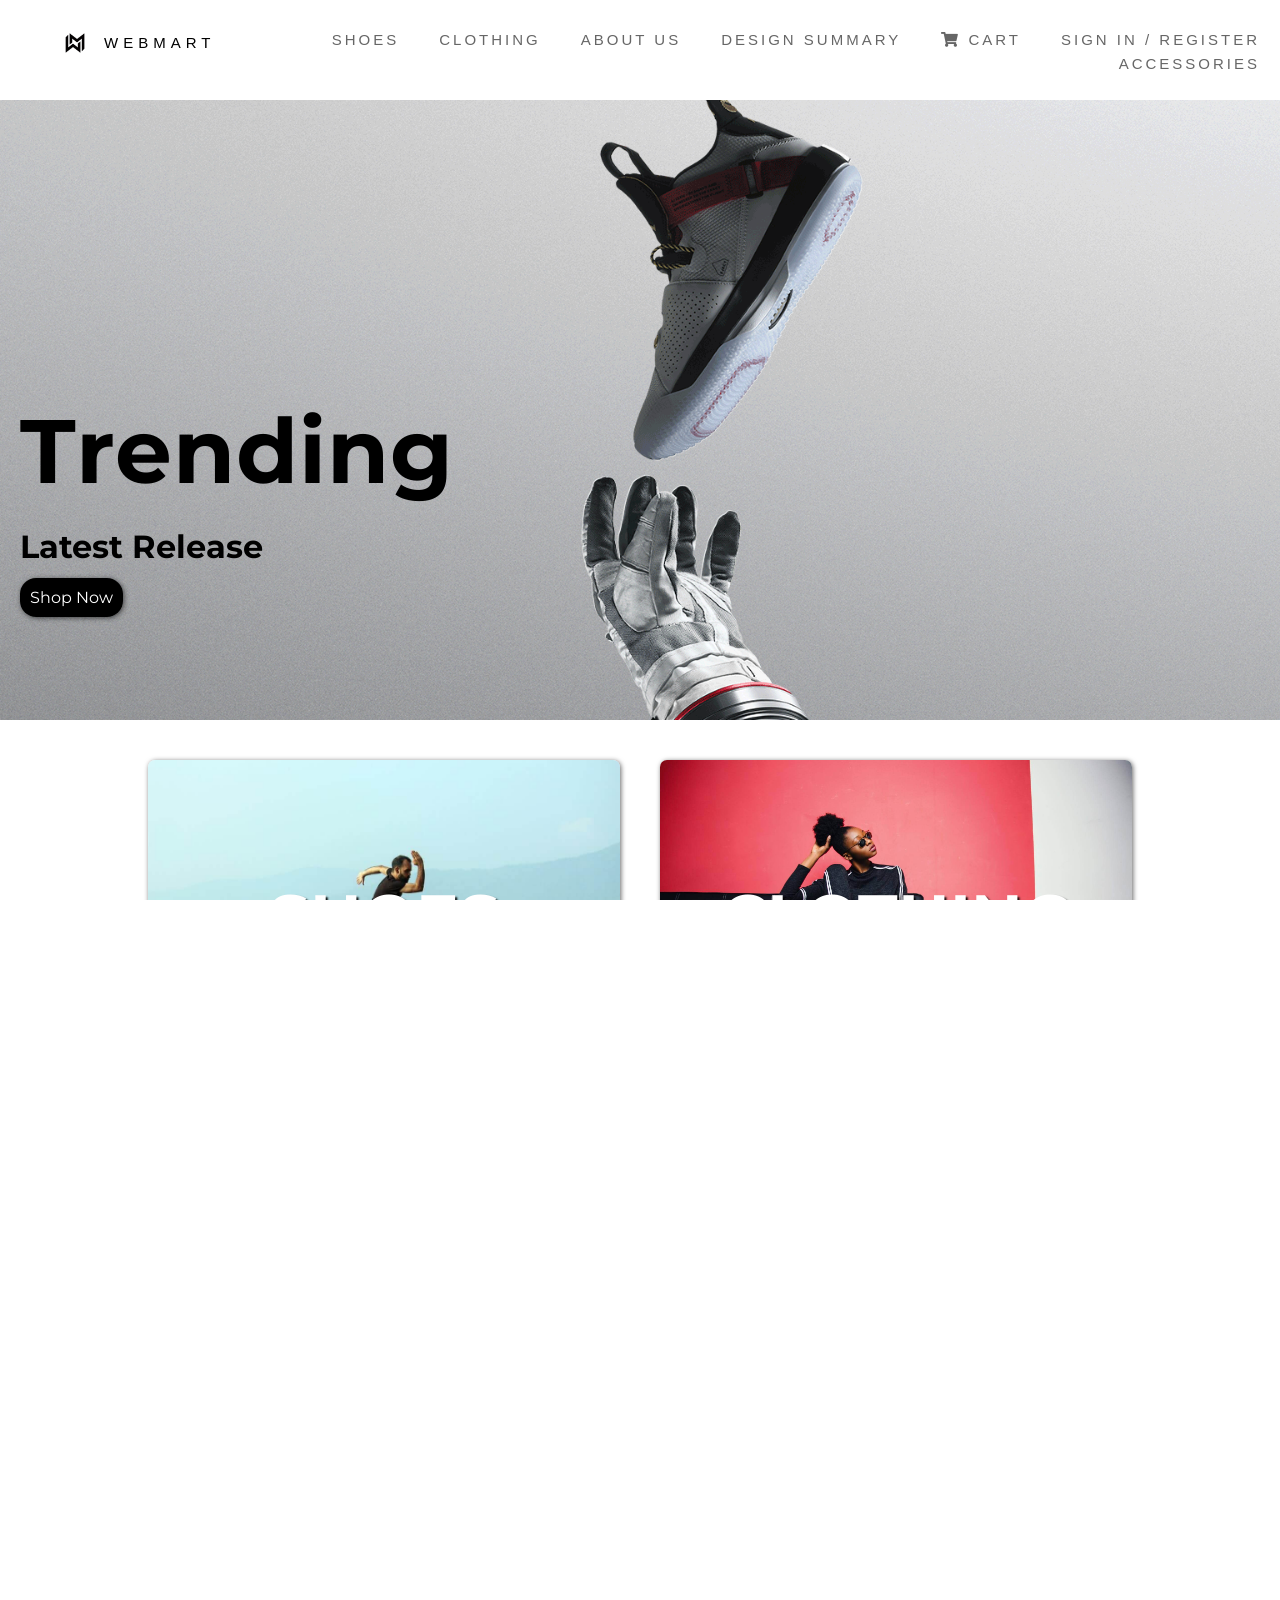
<file: index.html>
<!DOCTYPE html>
<html lang="en">
  <head>
    <meta charset="UTF-8" />
    <meta name="viewport" content="width=device-width, initial-scale=1.0" />
    <meta http-equiv="X-UA-Compatible" content="ie=edge" />
    <title>Webmart - A Comprehensive Marketplace</title>
    <link rel="shortcut icon" type="image/x-icon" href="Images/logo.jpeg" />
    <link rel="stylesheet" href="style.css" />
    <link rel="stylesheet" href="css/navbar.css" />
    <link
      href="https://fonts.googleapis.com/css?family=Montserrat:400,700&display=swap"
      rel="stylesheet"
    />
    <link rel="stylesheet" href="./css/preloader.css" />
    <link
      rel="stylesheet"
      href="https://use.fontawesome.com/releases/v5.6.3/css/all.css"
      integrity="sha384-UHRtZLI+pbxtHCWp1t77Bi1L4ZtiqrqD80Kn4Z8NTSRyMA2Fd33n5dQ8lWUE00s/"
      crossorigin="anonymous"
    />
    <script src="https://ajax.googleapis.com/ajax/libs/jquery/2.2.4/jquery.min.js"></script>
    <script src="./js/preloader.js"></script>
  </head>

  <body>
    <div class="delay-1500"></div>
    <div class="se-pre-con"></div>
    <header id="home">
      <nav>
        <ul>
          <li class="secondary-nav">
            <a href="login.html">SIGN IN / REGISTER</a>
          </li>
          <li class="primary-nav">
            <img src="Images/logo.jpeg" alt="logo" />
            <a href="#home">WEBMART</a>
          </li>
          <li class="secondary-nav">
            <a href="HTML/checkout.html">
              <i class="fas fa-shopping-cart"></i> CART
            </a>
          </li>
          <li class="secondary-nav">
            <a href="./HTML/features.html">DESIGN SUMMARY</a>
          </li>
          <li class="secondary-nav">
            <a href="./HTML/about-us.html">ABOUT US</a>
          </li>
          
          <li class="secondary-nav"><a href="HTML/clothing.html">CLOTHING</a></li>
          <li class="secondary-nav"><a href="HTML/shoes.html">SHOES</a></li>
          <li class="secondary-nav"><a href="HTML/acc.html">ACCESSORIES</a></li>
          
        </ul>
      </nav>
      <div class="pxtext">
        <span class="border">
          Trending
          <br>
          
          
        </span>
        <h1>      Latest Release
          
        </h1>
        
        
        
        <p><a href="HTML/shop.html">Shop Now</a></p>
      </div>
    </header>
    <section>
      <div
        class="row"
        style="width: 80%;
      margin: 0 auto;"
      >
        <div class="col">
          <div class="overlay-image">
            <a href="HTML/shoes.html">
              <img class="image" src="./Images/img-men6.jpg" alt="Alt text" />
              <div class="normal">
                <div class="text">SHOES</div>
              </div>
              <div class="hover">
                <img
                  class="image"
                  src="./Images/img-Nike12.jpg"
                  alt="Alt text hover"
                />
                <div class="text">SHOES</div>
              </div>
            </a>
          </div>
        </div>
        <div class="col">
          <div class="overlay-image">
            <a href="HTML/clothing.html">
              <img
                class="image"
                src="./Images/img-women5.jpeg"
                alt="Alt text"
              />
              <div class="normal">
                <div class="text">CLOTHING</div>
              </div>
              <div class="hover">
                <img
                  class="image"
                  src="./Images/img-women6.jpeg"
                  alt="Alt text hover"
                />
                <div class="text">CLOTHING</div>
              </div>
            </a>
          </div>
        </div>
      </div>
    </section>
    <section class="preview">
      <h2 align="center">Best Sellers</h2>
      <div
        class="row"
        style="  width: 80%;
      margin: 0 auto;"
      >
        <figure class="item">
          <a href="HTML/info6.html">
            <img src="./Images/img-Nike1.jpg" alt="" width="100%" />
            <figcaption>Nike Run +</figcaption>
          </a>
        </figure>
        <figure class="item">
          <a href="HTML/info8.html">
            <img src="./Images/img-Nike3.jpg" alt="" width="100%" />
            <figcaption>Nike Air Blue</figcaption>
          </a>
        </figure>
        <figure class="item">
          <a href="HTML/info13.html">
            <img src="./Images/img-Nike5.jpg" width="100%" />
            <figcaption>Casual Nike</figcaption>
          </a>
        </figure>
        <figure class="item">
          <a href="HTML/info9.html">
            <img src="./Images/img-Nike10.jpg" alt="" width="100%" />
            <figcaption>Nike Air Orange</figcaption>
          </a>
        </figure>
      </div>
    </section>

    

    <footer>
      <div class="row foot">
        <div class="col">
          <h1>Webmart</h1>
          <p>
            Lorem ipsum dolor sit amet consectetur adipisicing elit. Voluptatibus, ipsa.</p> 
             
        </div>
        <div class="col">
          <h2>Links</h2>
          <ul>
            <li><a href="./HTML/shop.html">Catalog</a></li>

            <li><a href="./HTML/Contact-us.html">Contact us</a></li>
            
            <li>
              <a href="./HTML/terms-and-conditions.html"
                >Terms and conditions</a
              >
            </li>
            <li>
              <a href="./HTML/refund-policy.html">Refund Policy</a>
            </li>
          </ul>
        </div>
        <div class="col">
          <h2>
            Copyright <sup>©</sup><br>
            <a href="https://github.com/m3hu1" target="_blank"
              >Mehul Pathak</a><br><a href="https://github.com/AryanNir" target="_blank">Aryan Niranjan</a
            >
          </h2>
        </div>
      </div>
    </footer>
    <footer id="footer-social">
      <ul class="row foot-icons" style="list-style-type: none;">
        
        
        <li>
          <a href="https://github.com/m3hu1/webmart" target="_blank">
            <i class="fab fa-github fa-3x"></i>
          </a>
        </li>
      </ul>
    </footer>
  </body>
</html>
</file>
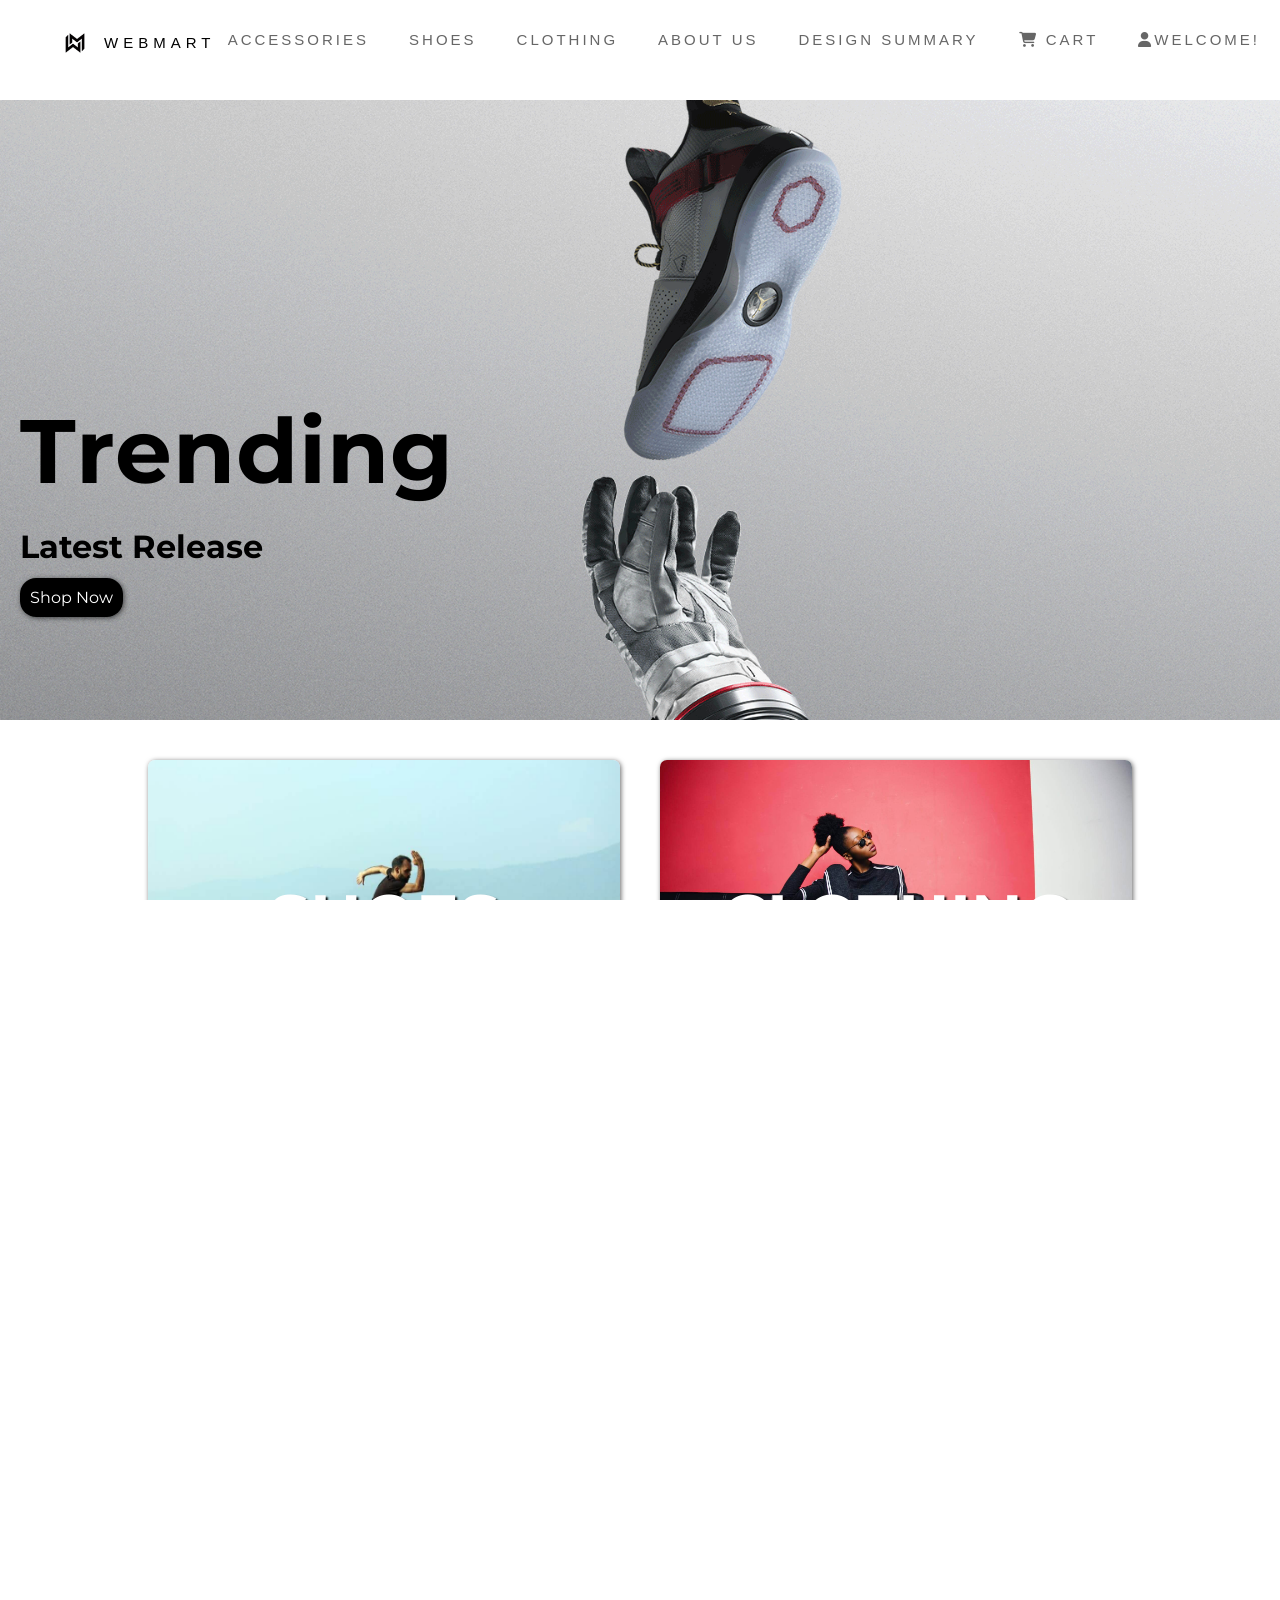
<file: index2.html>
<!DOCTYPE html>
<html lang="en">
  <head>
    <meta charset="UTF-8" />
    <meta name="viewport" content="width=device-width, initial-scale=1.0" />
    <meta http-equiv="X-UA-Compatible" content="ie=edge" />
    <title>Webmart - A Comprehensive Marketplace</title>
    <link rel="shortcut icon" type="image/x-icon" href="Images/logo.jpeg" />
    <link rel="stylesheet" href="style.css" />
    <link rel="stylesheet" href="css/navbar.css" />
    <link
      href="https://fonts.googleapis.com/css?family=Montserrat:400,700&display=swap"
      rel="stylesheet"
    />
    <link rel="stylesheet" href="./css/preloader.css" />
    <link
      rel="stylesheet"
      href="https://cdnjs.cloudflare.com/ajax/libs/font-awesome/6.4.0/css/all.min.css"
    />
    <script src="https://ajax.googleapis.com/ajax/libs/jquery/2.2.4/jquery.min.js"></script>
    <script src="./js/preloader.js"></script>
  </head>

  <body>
    <div class="delay-1500"></div>
    <div class="se-pre-con"></div>
    <header id="home">
      <nav>
        <ul>
          <li class="secondary-nav">
            <a href="#">
                <i class="fa-solid fa-user"></i>WELCOME!
          </a>
            <!-- <a href="/login.html">SIGN IN / REGISTER</a> -->
          </li>
          <li class="primary-nav">
            <img src="Images/logo.jpeg" alt="logo" />
            <a href="#home">WEBMART</a>
          </li>
          <li class="secondary-nav">
            <a href="HTML/checkout.html">
                <i class="fa-solid fa-cart-shopping"></i> CART
            </a>
          </li>
          <li class="secondary-nav">
            <a href="./HTML/features.html">DESIGN SUMMARY</a>
          </li>
          <li class="secondary-nav">
            <a href="./HTML/about-us.html">ABOUT US</a>
          </li>
          
          <li class="secondary-nav"><a href="HTML/clothing.html">CLOTHING</a></li>
          <li class="secondary-nav"><a href="HTML/shoes.html">SHOES</a></li>
          <li class="secondary-nav"><a href="HTML/acc.html">ACCESSORIES</a></li>
          
        </ul>
      </nav>
      <div class="pxtext">
        <span class="border">
          Trending
          <br>
          
          
        </span>
        <h1>      Latest Release
          
        </h1>
        
        
        
        <p><a href="HTML/shop.html">Shop Now</a></p>
      </div>
    </header>
    <section>
      <div
        class="row"
        style="width: 80%;
      margin: 0 auto;"
      >
        <div class="col">
          <div class="overlay-image">
            <a href="HTML/shoes.html">
              <img class="image" src="./Images/img-men6.jpg" alt="Alt text" />
              <div class="normal">
                <div class="text">SHOES</div>
              </div>
              <div class="hover">
                <img
                  class="image"
                  src="./Images/img-Nike12.jpg"
                  alt="Alt text hover"
                />
                <div class="text">SHOES</div>
              </div>
            </a>
          </div>
        </div>
        <div class="col">
          <div class="overlay-image">
            <a href="HTML/clothing.html">
              <img
                class="image"
                src="./Images/img-women5.jpeg"
                alt="Alt text"
              />
              <div class="normal">
                <div class="text">CLOTHING</div>
              </div>
              <div class="hover">
                <img
                  class="image"
                  src="./Images/img-women6.jpeg"
                  alt="Alt text hover"
                />
                <div class="text">CLOTHING</div>
              </div>
            </a>
          </div>
        </div>
      </div>
    </section>
    <section class="preview">
      <h2 align="center">Best Sellers</h2>
      <div
        class="row"
        style="  width: 80%;
      margin: 0 auto;"
      >
        <figure class="item">
          <a href="HTML/info6.html">
            <img src="./Images/img-Nike1.jpg" alt="" width="100%" />
            <figcaption>Nike Run +</figcaption>
          </a>
        </figure>
        <figure class="item">
          <a href="HTML/info8.html">
            <img src="./Images/img-Nike3.jpg" alt="" width="100%" />
            <figcaption>Nike Air Blue</figcaption>
          </a>
        </figure>
        <figure class="item">
          <a href="HTML/info13.html">
            <img src="./Images/img-Nike5.jpg" width="100%" />
            <figcaption>Casual Nike</figcaption>
          </a>
        </figure>
        <figure class="item">
          <a href="HTML/info9.html">
            <img src="./Images/img-Nike10.jpg" alt="" width="100%" />
            <figcaption>Nike Air Orange</figcaption>
          </a>
        </figure>
      </div>
    </section>

    

    <footer>
      <div class="row foot">
        <div class="col">
          <h1>Webmart</h1>
          <p>
            Lorem ipsum dolor sit amet consectetur adipisicing elit. Voluptatibus, ipsa.</p> 
             
        </div>
        <div class="col">
          <h2>Links</h2>
          <ul>
            <li><a href="./HTML/shop.html">Catalog</a></li>

            <li><a href="./HTML/Contact-us.html">Contact us</a></li>
            
            <li>
              <a href="./HTML/terms-and-conditions.html"
                >Terms and conditions</a
              >
            </li>
            <li>
              <a href="./HTML/refund-policy.html">Refund Policy</a>
            </li>
          </ul>
        </div>
        <div class="col">
          <h2>
            Copyright <sup>©</sup><br>
            <a href="https://github.com/m3hu1" target="_blank"
              >Mehul Pathak</a><br><a href="https://github.com/AryanNir" target="_blank">Aryan Niranjan</a
            >
          </h2>
        </div>
      </div>
    </footer>
    <footer id="footer-social">
      <ul class="row foot-icons" style="list-style-type: none;">
        
        
        <li>
          <a href="https://github.com/m3hu1/webmart" target="_blank">
            <i class="fab fa-github fa-3x"></i>
          </a>
        </li>
      </ul>
    </footer>
  </body>
</html>
</file>
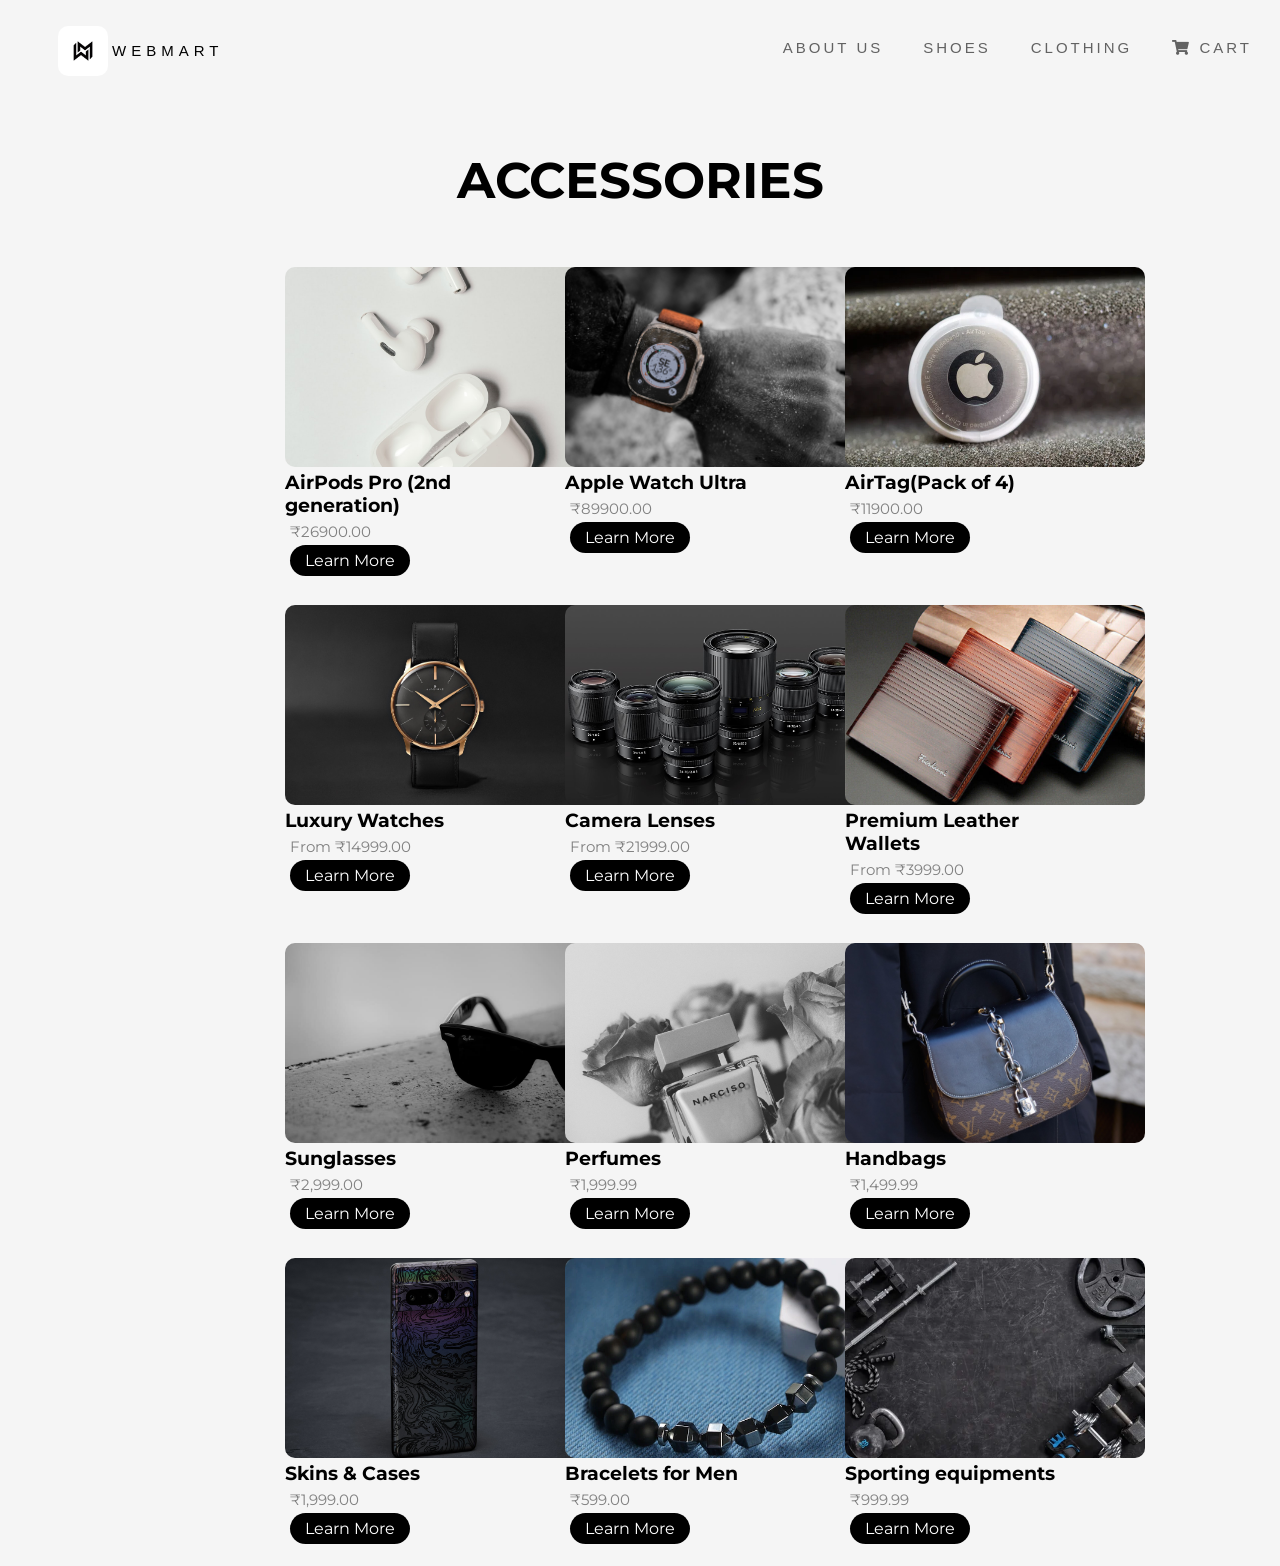
<file: HTML/acc.html>
<!DOCTYPE html>
<html lang="en">
  <head>
    <meta charset="UTF-8" />
    <meta name="viewport" content="width=device-width, initial-scale=1.0" />
    <link rel="shortcut icon" type="image/x-icon" href="../Images/logo.jpeg" />
    <meta http-equiv="X-UA-Compatible" content="ie=edge" />
    <title>ACCESSORIES</title>
    <link rel="stylesheet" href="../css/shoes.css" />
    <link
      href="https://fonts.googleapis.com/css?family=Montserrat:400,700&display=swap"
      rel="stylesheet"
    />
    <link rel="stylesheet" href="../css/navbar.css">

    <link
      rel="stylesheet"
      href="https://use.fontawesome.com/releases/v5.6.3/css/all.css"
      integrity="sha384-UHRtZLI+pbxtHCWp1t77Bi1L4ZtiqrqD80Kn4Z8NTSRyMA2Fd33n5dQ8lWUE00s/"
      crossorigin="anonymous"
    />
  </head>
  <body>
    <nav>
      <ul>
        <li class="primary-nav">
          <img src="../Images/logo.jpeg" alt="logo" />
          <a href="../index.html">WEBMART</a>
        </li>
        <li class="secondary-nav">
          <a href="../HTML/checkout.html">
            <i class="fas fa-shopping-cart"></i> CART
          </a>
        </li>
        <li class="secondary-nav"><a href="../HTML/clothing.html">CLOTHING</a></li>
        <li class="secondary-nav"><a href="../HTML/shoes.html">SHOES</a></li>
        <li class="secondary-nav">
          <a href="../HTML/about-us.html">ABOUT US</a>
        </li>
      </ul>
    </nav>
    <section class="items">
      <h1>ACCESSORIES</h1>
      <div class="row">
        <div class="col">
            
          
          
        </div>
        <div class="col2">
          <!-- <img class="header-img" src="../Images/nike-women.gif" alt="" /> -->
          <div class="items2">
        
                <div class="card">
                    <img src="../Images/airpods.jpeg"Shoe" style="width:300px">
                    <h3>AirPods Pro (2nd generation)</h3>
                    <p class="price">₹26900.00</p>
                    <p><a href="./info10.html">Learn More</a></p>
                </div>
                <div class="card">
                    <img src="../Images/applewatch.jpg" alt="Shoe" style="width:300px">
                    <h3>Apple Watch Ultra</h3>
                    <p class="price">₹89900.00</p>
                    <p><a href="./info11.html">Learn More</a></p>
                </div>
                <div class="card">
                    <img src="../Images/airtag.jpg" alt="Shoe" style="width:300px">
                    <h3>AirTag(Pack of 4)</h3>
                    <p class="price">₹11900.00</p>
                    <p><a href="./info12.html">Learn More</a></p>
                </div>
                <div class="card">
                    <img src="../Images/watch.jpg" alt="Shoe" style="width:300px">
                    <h3>Luxury Watches</h3>
                    <p class="price">From ₹14999.00</p>
                    <p><a href="info.html">Learn More </a></p>
                </div>
                <div class="card">
                    <img src="../Images/lenses.jpeg" alt="Shoe" style="width:300px">
                    <h3>Camera Lenses</h3>
                    <p class="price">From ₹21999.00</p>
                    <p><a href="./info.html">Learn More</a></p>
                </div>
                <div class="card">
                    <img src="../Images/wallets.jpg" alt="Shoe" style="width:300px">
                    <h3>Premium Leather Wallets</h3>
                    <p class="price">From ₹3999.00</p>
                    <p><a href="./info.html">Learn More</a></p>
                </div>
                <div class="card">
                    <img src="../Images/shades.jpeg" alt="Shoe" style="width:300px">
                    <h3>Sunglasses</h3>
                    <p class="price">₹2,999.00</p>
                    <p><a href="./info.html">Learn More</a></p>
                </div>
                <div class="card">
                    <img src="../Images/perfume.jpeg" alt="Shoe" style="width:300px">
                    <h3>Perfumes</h3>
                    <p class="price">₹1,999.99</p>
                    <p><a href="./info.html">Learn More</a></p>
                </div>
                <div class="card">
                    <img src="../Images/purse.jpeg" alt="Shoe" style="width:300px">
                    <h3>Handbags</h3>
                    <p class="price">₹1,499.99</p>
                    <p><a href="./info.html">Learn More</a></p>
                </div>
                <div class="card">
                    <img src="../Images/cases.jpg_large"Shoe" style="width:300px">
                    <h3>Skins & Cases</h3>
                    <p class="price">₹1,999.00</p>
                    <p><a href="./info.html">Learn More</a></p>
                </div>
                <div class="card">
                    <img src="../Images/braceler.webp" alt="Shoe" style="width:300px">
                    <h3>Bracelets for Men</h3>
                    <p class="price">₹599.00</p>
                    <p><a href="./info.html">Learn More</a></p>
                </div>
                <div class="card">
                    <img src="../Images/gym.webp" alt="Shoe" style="width:300px">
                    <h3>Sporting equipments</h3>
                    <p class="price">₹999.99</p>
                    <p><a href="./info.html">Learn More</a></p>
                </div>
        </div>
      </div>
    </section>
  </body>
</html>
</file>
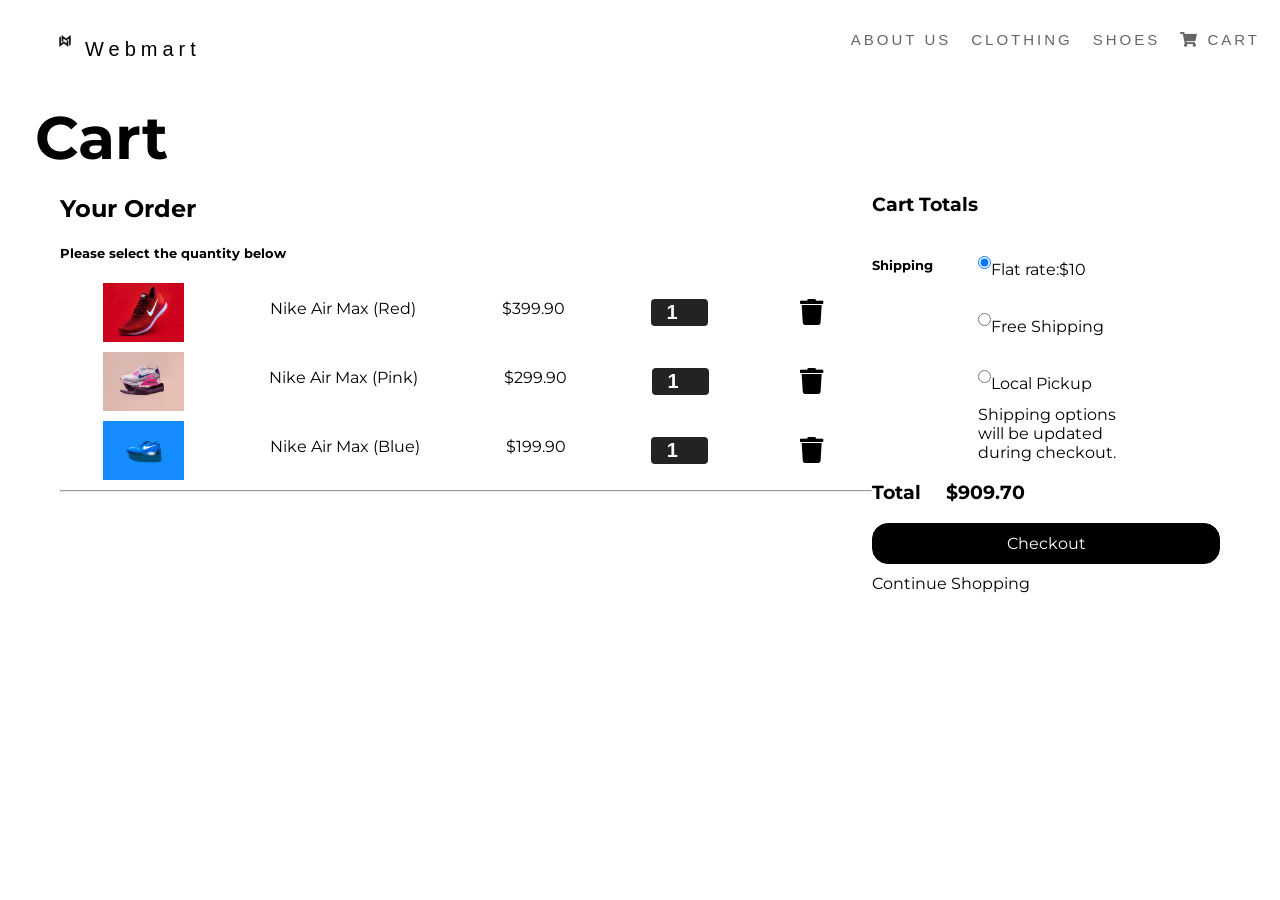
<file: HTML/checkout.html>
<!DOCTYPE html>
<html lang="en">
  <head>
    <meta charset="UTF-8" />
    <meta name="viewport" content="width=device-width, initial-scale=1.0" />
    <link rel="shortcut icon" type="image/x-icon" href="../Images/logo.jpeg" />
    <meta http-equiv="X-UA-Compatible" content="ie=edge" />
    <title>Checkout</title>
    <link rel="stylesheet" href="../css/checkout.css" />
    <link
      href="https://fonts.googleapis.com/css?family=Montserrat:400,700&display=swap"
      rel="stylesheet"
    />
    <link rel="stylesheet" href="../css/preloader.css" />
    <link
      rel="stylesheet"
      href="https://use.fontawesome.com/releases/v5.6.3/css/all.css"
      integrity="sha384-UHRtZLI+pbxtHCWp1t77Bi1L4ZtiqrqD80Kn4Z8NTSRyMA2Fd33n5dQ8lWUE00s/"
      crossorigin="anonymous"
    />
    <script src="https://ajax.googleapis.com/ajax/libs/jquery/2.2.4/jquery.min.js"></script>
    <script src="../js/preloader.js"></script>
    <script src="../js/deleteItems.js"></script>
  </head>

  <body>
    <div class="se-pre-con"></div>
    <header>
      <nav>
        <ul>
          <li class="primary-nav">
            <img src="../Images/logo.jpeg" alt="logo" />
            <a href="../index.html">Webmart</a>
          </li>
          <li class="secondary-nav">
            <a href="../HTML/checkout.html">
              <i class="fas fa-shopping-cart"></i> CART
            </a>
          </li>
          <li class="secondary-nav"><a href="../HTML/shoes.html">SHOES</a></li>
          <li class="secondary-nav"><a href="../HTML/clothing.html">CLOTHING</a></li>
          <li class="secondary-nav">
            <a href="../HTML/about-us.html">ABOUT US</a>
          </li>
        </ul>
      </nav>
    </header>
    <section>
      <h1>Cart</h1>
      <div class="row">
        <div class="column">
          <h1>Your Order</h1>
          <h5>Please select the quantity below</h5>
          <div class="cart-item" id="item">
            <img src="../Images/img-Nike1.jpg" alt="" />
            <p>Nike Air Max (Red)</p>
            <p>$399.90</p>
            <input
              type="number"
              name="quantity"
              id="no-of-items"
              value="1"
              min="1"
              max="10"
              step="1"
            />
            <button id="remove" class="remove">
              <i class="fas fa-trash fa-2x"></i>
            </button>
          </div>
          <div class="cart-item" id="item1">
            <img src="../Images/img-Nike4.jpg" alt="" />
            <p>Nike Air Max (Pink)</p>
            <p>$299.90</p>
            <input
              type="number"
              name="quantity"
              id="no-of-items"
              value="1"
              min="1"
              max="10"
              step="1"
            />
            <button id="remove2" class="remove">
              <i class="fas fa-trash fa-2x"></i>
            </button>
          </div>
          <div class="cart-item" id="item2">
            <img src="../Images/img-Nike3.jpg" alt="" />
            <p>Nike Air Max (Blue)</p>
            <p>$199.90</p>
            <input
              type="number"
              name="quantity"
              id="no-of-items"
              value="1"
              min="1"
              max="10"
              step="1"
            />
            <button id="remove3" class="remove">
              <i class="fas fa-trash fa-2x"></i>
            </button>
          </div>
          <hr />
        </div>
        <div class="column2">
          <h3>Cart Totals</h3>
          <div class="row1">
            <div class="col">
              <!-- <h5>Subtotals</h5> -->
              <h5>Shipping</h5>
            </div>
            <div class="col">
              <!-- <h5>$199.90</h5> -->
              <div class="wrapper">
                <span>
                  <input type="radio" name="shipping" id="charge" checked />Flat
                  rate:$10
                  
                </span>
                <span>
                  <input type="radio" name="shipping" id="" />Free Shipping
                  <br />
                </span>
                <span>
                  <input type="radio" name="shipping" id="" />Local Pickup
                </span>
                <span
                  >Shipping options <br />
                  will be updated <br />during checkout.</span
                >
              </div>
            </div>
          </div>
          
          <h3>Total &nbsp; &nbsp; $909.70</h3>
          <div class="buttons">
            <a class="button-checkout" href="confirmation.html">Checkout</a>
            <a class="cancel" href="../HTML/shop.html">Continue Shopping</a>
          </div>
        </div>
      </div>
    </section>
  </body>
</html>
</file>
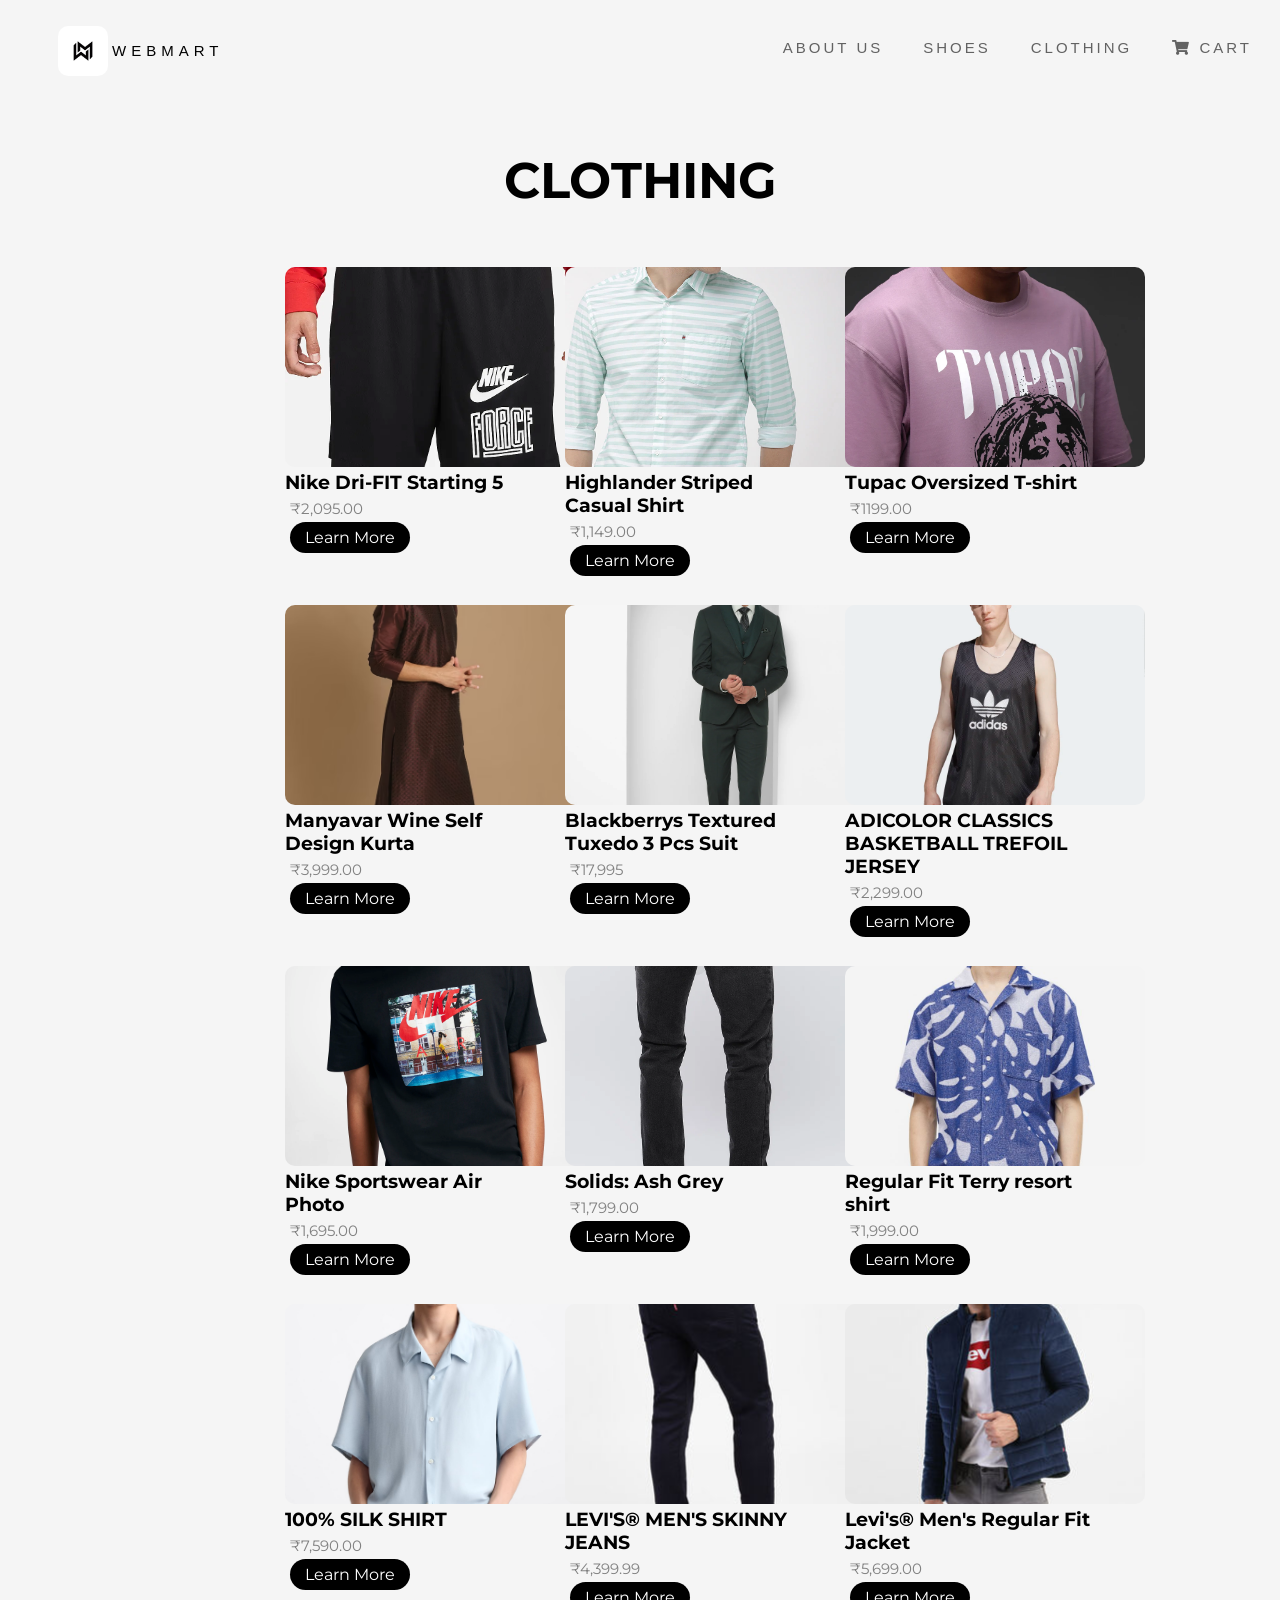
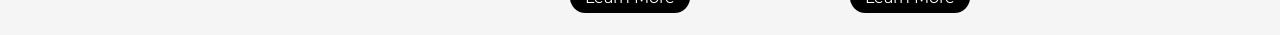
<file: HTML/clothing.html>
<!DOCTYPE html>
<html lang="en">
  <head>
    <meta charset="UTF-8" />
    <meta name="viewport" content="width=device-width, initial-scale=1.0" />
    <link rel="shortcut icon" type="image/x-icon" href="../Images/logo.jpeg" />
    <meta http-equiv="X-UA-Compatible" content="ie=edge" />
    <title>Women</title>
    <link rel="stylesheet" href="../css/shoes.css" />
    <link
      href="https://fonts.googleapis.com/css?family=Montserrat:400,700&display=swap"
      rel="stylesheet"
    />
    <link rel="stylesheet" href="../css/navbar.css">

    <link
      rel="stylesheet"
      href="https://use.fontawesome.com/releases/v5.6.3/css/all.css"
      integrity="sha384-UHRtZLI+pbxtHCWp1t77Bi1L4ZtiqrqD80Kn4Z8NTSRyMA2Fd33n5dQ8lWUE00s/"
      crossorigin="anonymous"
    />
  </head>
  <body>
    <nav>
      <ul>
        <li class="primary-nav">
          <img src="../Images/logo.jpeg" alt="logo" />
          <a href="../index.html">WEBMART</a>
        </li>
        <li class="secondary-nav">
          <a href="../HTML/checkout.html">
            <i class="fas fa-shopping-cart"></i> CART
          </a>
        </li>
        <li class="secondary-nav"><a href="../HTML/clothing.html">CLOTHING</a></li>
        <li class="secondary-nav"><a href="../HTML/shoes.html">SHOES</a></li>
        <li class="secondary-nav">
          <a href="../HTML/about-us.html">ABOUT US</a>
        </li>
      </ul>
    </nav>
    <section class="items">
      <h1>CLOTHING</h1>
      <div class="row">
        <div class="col">
        </div>
        <div class="col2">
          <!-- <img class="header-img" src="../Images/nike-women.gif" alt="" /> -->
          <div class="items2">
        
                <div class="card">
                    <img src="../Images/shorts1.webp"Shoe" style="width:300px">
                    <h3>Nike Dri-FIT Starting 5</h3>
                    <p class="price">₹2,095.00</p>
                    <p><a href="./info3.html">Learn More</a></p>
                </div>
                <div class="card">
                    <img src="../Images/shirt5.webp" alt="Shoe" style="width:300px">
                    <h3>Highlander Striped Casual Shirt</h3>
                    <p class="price">₹1,149.00</p>
                    <p><a href="./info4.html">Learn More</a></p>
                </div>
                <div class="card">
                    <img src="../Images/shirt6.webp" alt="Shoe" style="width:300px">
                    <h3>Tupac Oversized T-shirt</h3>
                    <p class="price">₹1199.00</p>
                    <p><a href="./info5.html">Learn More</a></p>
                </div>
                <div class="card">
                    <img src="../Images/kurta1.avif" alt="Shoe" style="width:300px">
                    <h3>Manyavar Wine Self Design Kurta</h3>
                    <p class="price">₹3,999.00</p>
                    <p><a href="info.html">Learn More </a></p>
                </div>
                <div class="card">
                    <img src="../Images/suit1.webp" alt="Shoe" style="width:300px">
                    <h3>Blackberrys Textured Tuxedo 3 Pcs Suit</h3>
                    <p class="price">₹17,995</p>
                    <p><a href="./info.html">Learn More</a></p>
                </div>
                <div class="card">
                    <img src="../Images/shirt2.webp" alt="Shoe" style="width:300px">
                    <h3>ADICOLOR CLASSICS BASKETBALL TREFOIL JERSEY</h3>
                    <p class="price">₹2,299.00</p>
                    <p><a href="./info.html">Learn More</a></p>
                </div>
                <div class="card">
                    <img src="../Images/shirt1.webp" alt="Shoe" style="width:300px">
                    <h3>Nike Sportswear Air Photo</h3>
                    <p class="price">₹1,695.00</p>
                    <p><a href="./info.html">Learn More</a></p>
                </div>
                <div class="card">
                    <img src="../Images/jeans1.webp" alt="Shoe" style="width:300px">
                    <h3>Solids: Ash Grey</h3>
                    <p class="price">₹1,799.00</p>
                    <p><a href="./info.html">Learn More</a></p>
                </div>
                <div class="card">
                    <img src="../Images/shirt3.jpeg" alt="Shoe" style="width:300px">
                    <h3>Regular Fit Terry resort shirt</h3>
                    <p class="price">₹1,999.00</p>
                    <p><a href="./info1.html">Learn More</a></p>
                </div>
                <div class="card">
                    <img src="../Images/shirt4.jpeg"Shoe" style="width:300px">
                    <h3>100% SILK SHIRT</h3>
                    <p class="price">₹7,590.00</p>
                    <p><a href="./info.html">Learn More</a></p>
                </div>
                <div class="card">
                    <img src="../Images/jeans2.jpeg" alt="Shoe" style="width:300px">
                    <h3>LEVI'S® MEN'S SKINNY JEANS</h3>
                    <p class="price">₹4,399.99</p>
                    <p><a href="./info2.html">Learn More</a></p>
                </div>
                <div class="card">
                    <img src="../Images/jacket1.jpeg" alt="Shoe" style="width:300px">
                    <h3>Levi's® Men's Regular Fit Jacket</h3>
                    <p class="price">₹5,699.00</p>
                    <p><a href="./info.html">Learn More</a></p>
                </div>
        </div>
      </div>
    </section>
  </body>
</html>
</file>
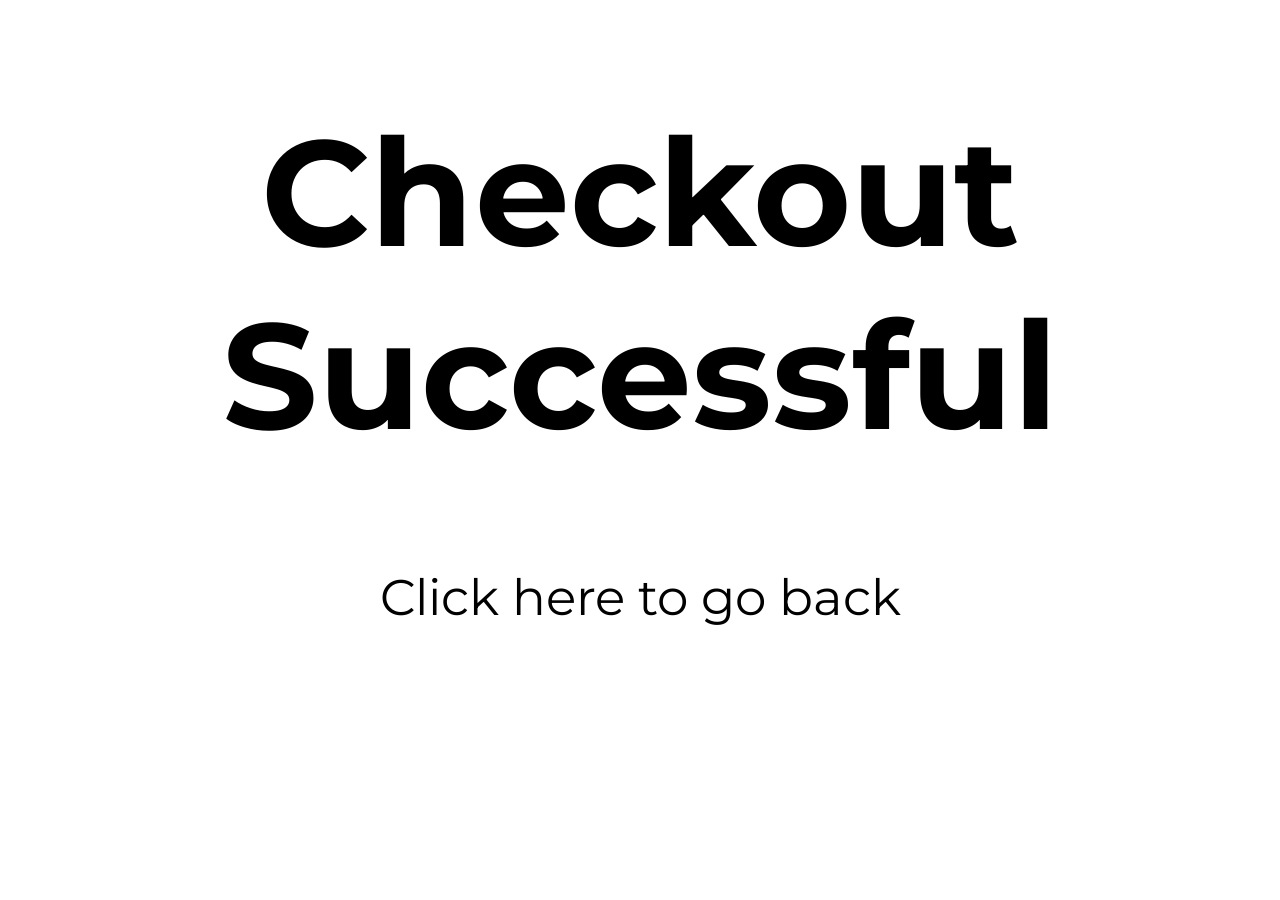
<file: HTML/confirmation.html>
﻿<!DOCTYPE html>
<html lang="en">
  <head>
    <meta charset="UTF-8" />
    <meta name="viewport" content="width=device-width, initial-scale=1.0" />
    <link rel="shortcut icon" type="image/x-icon" href="../Images/logo.jpeg" />
    <meta http-equiv="X-UA-Compatible" content="ie=edge" />
    <link
      href="https://fonts.googleapis.com/css?family=Montserrat:400,700&display=swap"
      rel="stylesheet"
    />
    <title>Thanks!</title>
  </head>
  <style>
    h1 {
      font-family: "Montserrat";
      font-size: 150px;
      text-align: center;
    }
    p {
      text-align: center;
    }
    a {
      font-family: "Montserrat";
      text-decoration: none;
      color: black;
      font-size: 50px;
    }
    a:hover {
      color: paleturquoise;
    }
  </style>
  <body>
    <h1>Checkout Successful</h1>
    <p><a href="../index2.html">Click here to go back</a></p>
  </body>
</html>
</file>
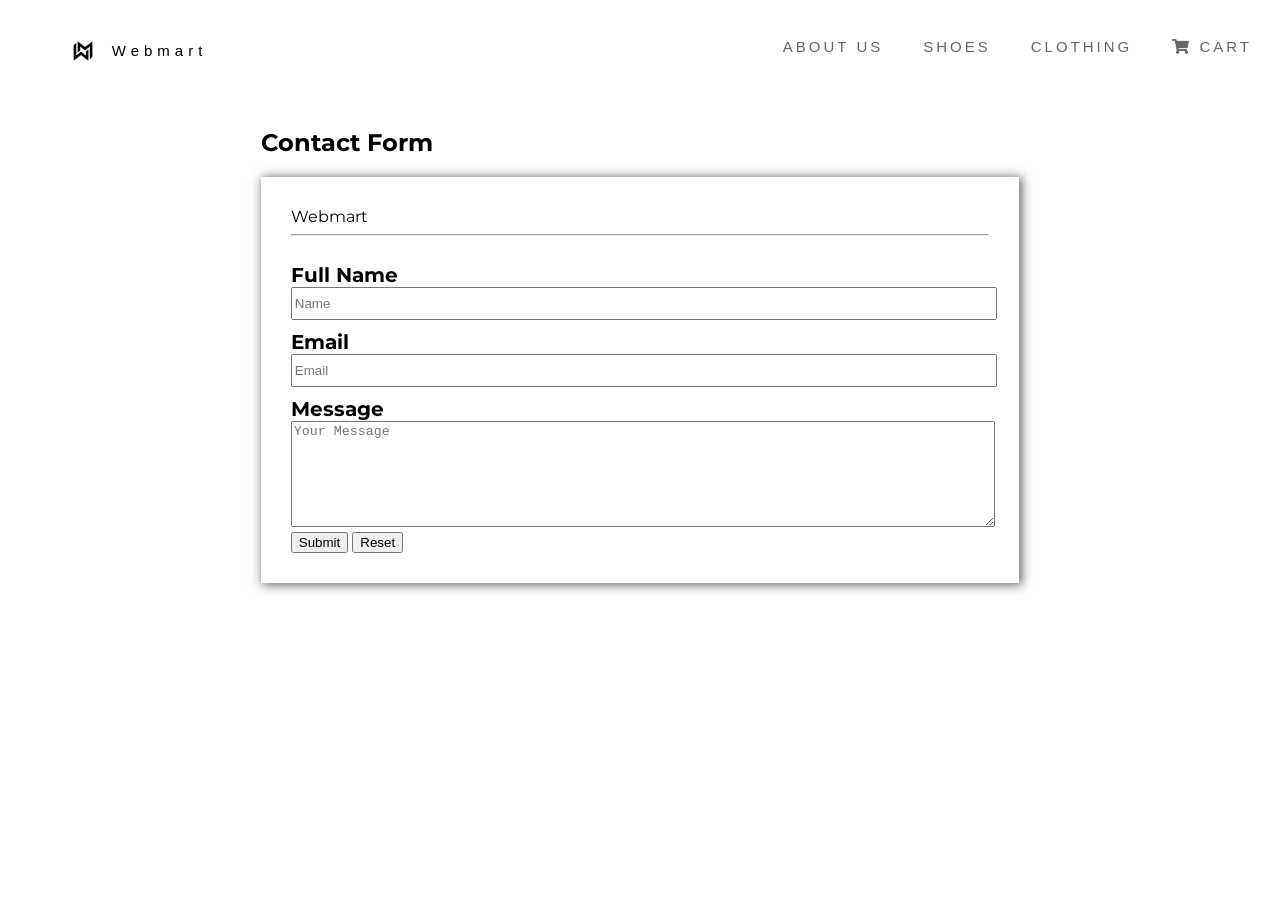
<file: HTML/contact-us.html>
<!DOCTYPE html>
<html lang="en">
  <head>
    <meta charset="UTF-8" />
    <meta name="viewport" content="width=device-width, initial-scale=1.0" />
    <link rel="shortcut icon" type="image/x-icon" href="../Images/logo.jpeg" />
    <meta http-equiv="X-UA-Compatible" content="ie=edge" />
    <title>Contact us</title>
    <link
      href="https://fonts.googleapis.com/css?family=Montserrat:400,700&display=swap"
      rel="stylesheet"
    />
    <link rel="stylesheet" href="../css/navbar.css" />
    <link rel="stylesheet" href="../css/preloader.css" />
    <link
      rel="stylesheet"
      href="https://use.fontawesome.com/releases/v5.6.3/css/all.css"
      integrity="sha384-UHRtZLI+pbxtHCWp1t77Bi1L4ZtiqrqD80Kn4Z8NTSRyMA2Fd33n5dQ8lWUE00s/"
      crossorigin="anonymous"
    />
    <script src="https://ajax.googleapis.com/ajax/libs/jquery/2.2.4/jquery.min.js"></script>
    <script src="../js/preloader.js"></script>
  </head>
  <style>
    section {
      margin: 0% 20%;
      height: 100%;
      font-family: "Montserrat";
    }

    input,
    label {
      display: block;
      width: 100%;
    }
    label {
      font-weight: bold;
      font-size: 20px;
    }
    textarea {
      max-width: 100%;
      width: 100%;
      height: 100px;
    }
    form {
      padding: 30px;
      box-shadow: 2px 1px 10px 1px rgba(0, 0, 0, 0.6);
    }
    input {
      height: 25px;
      padding: 2px;
      margin-bottom: 10px;
    }
    nav {
      position: relative;
    }
  </style>
  <body>
    <div class="se-pre-con"></div>
    <nav>
      <ul>
        <li class="primary-nav">
          <img src="../Images/logo.jpeg" alt="logo" />
          <a href="../index.html">Webmart</a>
        </li>
        <li class="secondary-nav">
          <a href="../HTML/checkout.html">
            <i class="fas fa-shopping-cart"></i> CART
          </a>
        </li>
        <li class="secondary-nav"><a href="../HTML/clothing.html">CLOTHING</a></li>
        <li class="secondary-nav"><a href="../HTML/shoes.html">SHOES</a></li>
        <li class="secondary-nav">
          <a href="../HTML/about-us.html">ABOUT US</a>
        </li>
      </ul>
    </nav>
    <section>
      <h1>Contact Form</h1>
      <form action="">
        <span>
          <!-- <img src="../Images/logo.jpeg" alt="Downy logo" height="50px" /> -->
          Webmart</span
        >
        <hr />
        <br />
        <label for="Name"
          >Full Name
          <input type="text" name="" id="" placeholder="Name" required
        /></label>
        <label for="Email"
          >Email <input type="email" name="" id="" placeholder="Email" required
        /></label>
        <label for="Message"
          >Message<textarea
            name="Message"
            id=""
            cols=""
            placeholder="Your Message"
            required
          ></textarea
        ></label>
        <button type="submit">Submit</button>
        <button type="reset">Reset</button>
      </form>
    </section>
  </body>
</html>
</file>
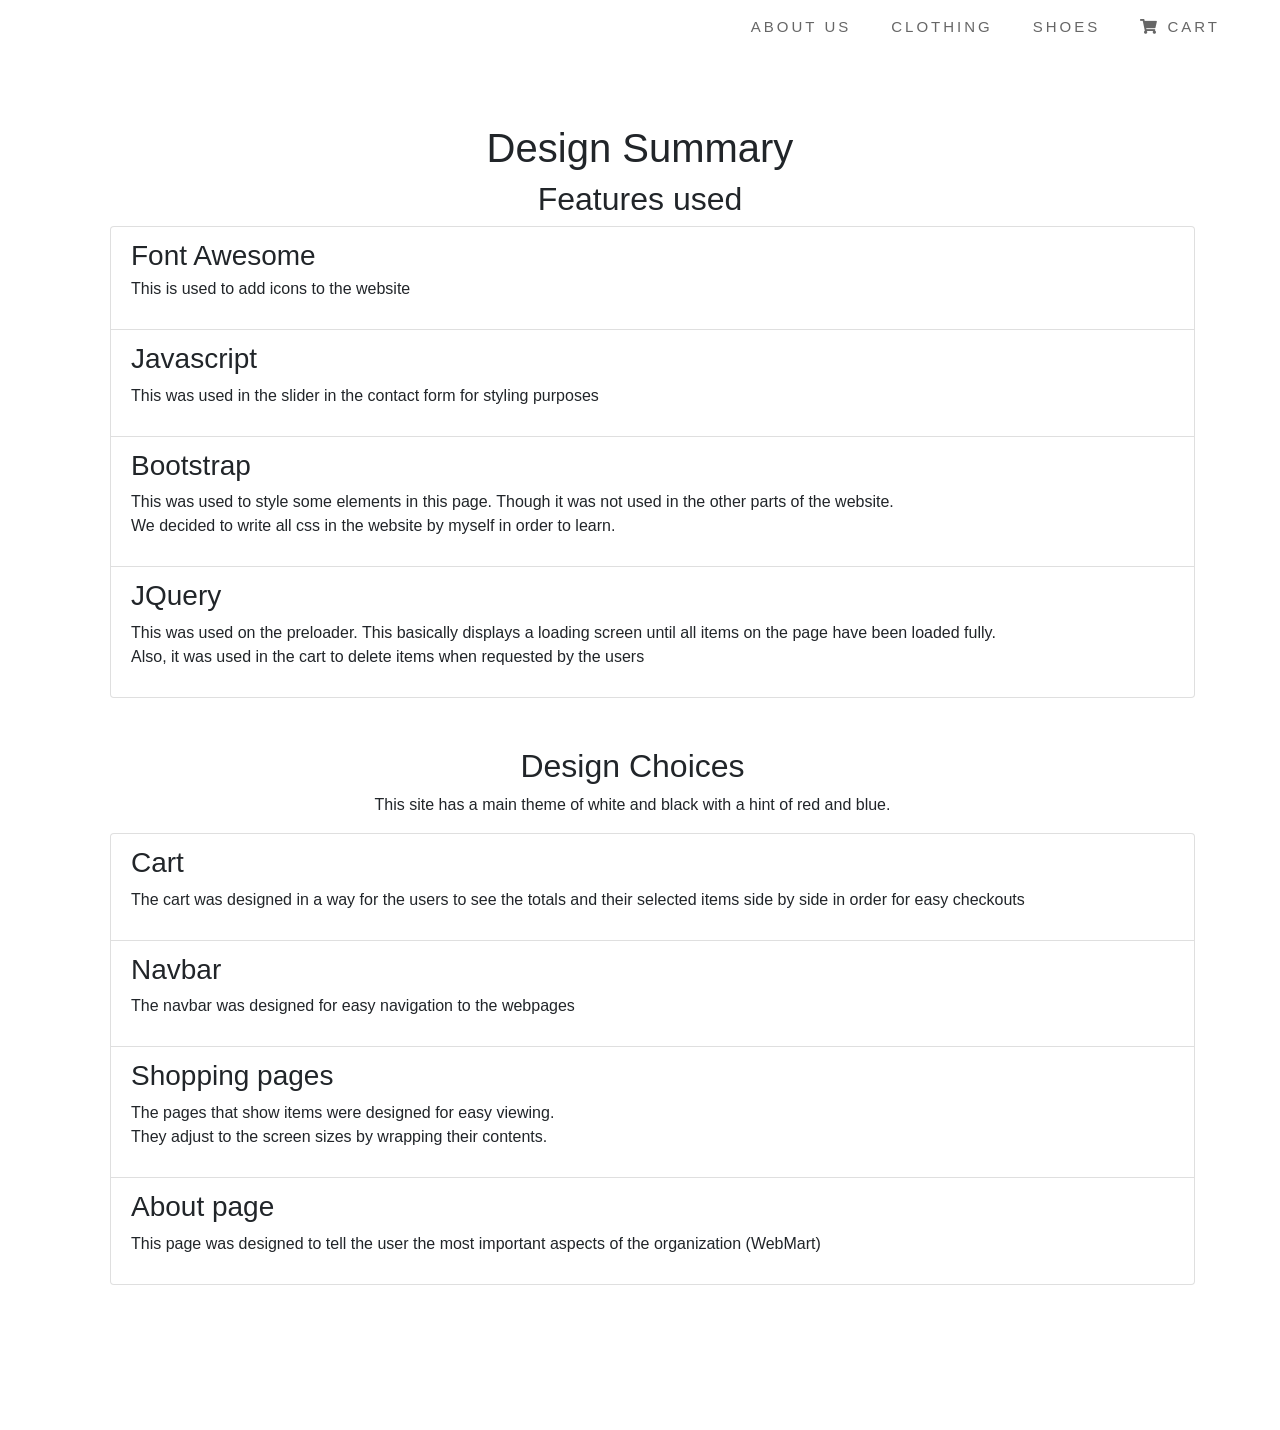
<file: HTML/features.html>
<!DOCTYPE html>
<html lang="en">
  <head>
    <meta charset="UTF-8" />
    <meta name="viewport" content="width=device-width, initial-scale=1.0" />
    <meta http-equiv="X-UA-Compatible" content="ie=edge" />
    <title>Design Summary</title>
    <link
      rel="stylesheet"
      href="https://stackpath.bootstrapcdn.com/bootstrap/4.3.1/css/bootstrap.min.css"
    />
    <link rel="stylesheet" href="../css/preloader.css" />
    <link
      rel="stylesheet"
      href="https://use.fontawesome.com/releases/v5.6.3/css/all.css"
      integrity="sha384-UHRtZLI+pbxtHCWp1t77Bi1L4ZtiqrqD80Kn4Z8NTSRyMA2Fd33n5dQ8lWUE00s/"
      crossorigin="anonymous"
    />
    <script src="https://ajax.googleapis.com/ajax/libs/jquery/2.2.4/jquery.min.js"></script>
    <script src="../js/preloader.js"></script>
    <link rel="stylesheet" href="../css/navbar.css">
  </head>
  <style>
    .jumbotron {
      background: white;
    }
    nav{
      position: relative;
      width: 100% !important;
    }
  </style>
  <body>
  <div class="se-pre-con"></div>
  <nav>
      <ul>
        <li class="primary-nav">
          <!-- <img src="../Images/logo.jpeg" alt="logo" /> -->
          <a href="../index.html">WEBMART</a>
        </li>
        <li class="secondary-nav">
          <a href="../HTML/checkout.html">
            <i class="fas fa-shopping-cart"></i> CART
          </a>
        </li>
        <li class="secondary-nav"><a href="../HTML/shoes.html">SHOES</a></li>
        <li class="secondary-nav"><a href="../HTML/clothing.html">CLOTHING</a></li>
        <li class="secondary-nav">
          <a href="../HTML/about-us.html">ABOUT US</a>
        </li>
      </ul>
    </nav>
  <div class="jumbotron">
    <h1 class="text-center">Design Summary</h1>
    <h2 class="text-center">Features used</h2>
    <div class="list-group container">
      <ul>
        <li class="list-group-item">
          <h3 class="mb-1">Font Awesome</h3>
          <p>This is used to add icons to the website</p>
        </li>
        <li class="list-group-item">
          <h3>Javascript</h3>
          <p>This was used in the slider in the contact form for styling purposes</p>
        </li>
        <li class="list-group-item">
          <h3>Bootstrap</h3>
          <p>
            This was used to style some elements in this page. Though it was not
            used in the other parts of the website. <br />
            We decided to write all css in the website by myself in order to
            learn.
          </p>
        </li>
        <li class="list-group-item">
          <h3>JQuery</h3>
          <p>
            This was used on the preloader. This basically displays a loading
            screen until all items on the page have been loaded fully.
            <br>
            Also, it was used in the cart to delete items when requested by the users
          </p>
        </li>
      </ul>
      <hr />
      <h2 class="text-center">Design Choices</h2>
      <p class="text-center">
        This site has a main theme of white and black with a hint of red and
        blue. <br />
        </p>
        <div class="list-group">
        <ul>
          <li class="list-group-item">
            <h3>Cart</h3>
            <p>The cart was designed in a way for the users to see the totals and their selected items side by side in order for easy checkouts</p></li>
          <li class="list-group-item"><h3>Navbar</h3><p>The navbar was designed for easy navigation to the webpages</p></li>
          <li class="list-group-item"><h3>Shopping pages</h3><p> The pages that show items were designed for easy viewing. <br> They adjust to the screen sizes by wrapping their contents.</p></li>
          <li class="list-group-item"><h3>About page</h3><p>This page was designed to tell the user the most important aspects of the organization (WebMart)</p></li>
        </ul>
     
      </div>
      
      <hr />
    </div>
  </body>
</html>
</file>
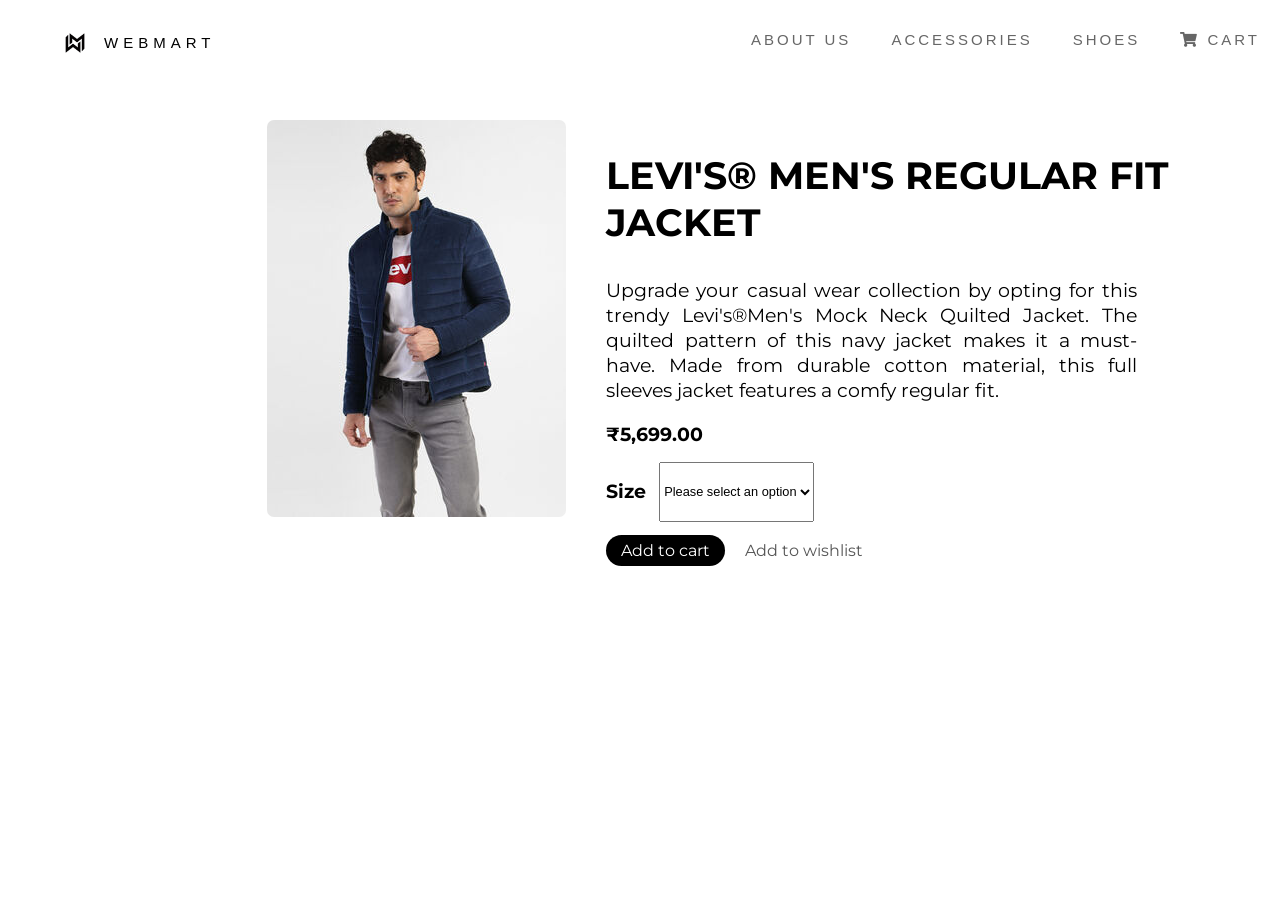
<file: HTML/info.html>
<!DOCTYPE html>
<html lang="en">
  <head>
    <meta charset="UTF-8" />
    <meta name="viewport" content="width=device-width, initial-scale=1.0" />
    <link rel="shortcut icon" type="image/x-icon" href="../Images/logo.jpeg" />
    <meta http-equiv="X-UA-Compatible" content="ie=edge" />
    <title>Nike</title>
    <link rel="stylesheet" href="../css/info.css" />
    <link
      href="https://fonts.googleapis.com/css?family=Montserrat:400,700&display=swap"
      rel="stylesheet"
    />
    <link rel="stylesheet" href="../css/preloader.css" />
    <link
      rel="stylesheet"
      href="https://use.fontawesome.com/releases/v5.6.3/css/all.css"
      integrity="sha384-UHRtZLI+pbxtHCWp1t77Bi1L4ZtiqrqD80Kn4Z8NTSRyMA2Fd33n5dQ8lWUE00s/"
      crossorigin="anonymous"
    />
    <script src="https://ajax.googleapis.com/ajax/libs/jquery/2.2.4/jquery.min.js"></script>
    <script src="../js/preloader.js"></script>
    <link rel="stylesheet" href="../css/navbar.css" />
  </head>

  <body>
    <div class="se-pre-con"></div>
    <header>
      <nav>
        <ul>
          <li class="primary-nav">
            <img src="../Images/logo.jpeg" alt="logo" />
            <a href="../index.html">WEBMART</a>
          </li>
          <li class="secondary-nav">
            <a href="../HTML/checkout.html">
              <i class="fas fa-shopping-cart"></i> CART
            </a>
          </li>

          <li class="secondary-nav"><a href="../HTML/shoes.html">SHOES</a></li>
          <li class="secondary-nav"><a href="../HTML/acc.html">ACCESSORIES</a></li>
          <li class="secondary-nav">
            <a href="../HTML/about-us.html">ABOUT US</a>
          </li>
        </ul>
      </nav>
    </header>
    <section>
      <div class="row">
        <div class="col1">
          <img src="../Images/jacket1.jpeg" alt="" srcset="" />
        </div>
        <div class="col2">
          <h1>LEVI'S® MEN'S REGULAR FIT JACKET</h1>
          <p>
            Upgrade your casual wear collection by opting for this trendy Levi's®Men's Mock Neck Quilted Jacket. The quilted pattern of this navy jacket makes it a must-have. Made from durable cotton material, this full sleeves jacket features a comfy regular fit.
          </p>
          <h2>₹5,699.00</h2>
          <span>
            <h3>Size</h3>
            <select name="" id="">
              <option value="" selected disabled
                >Please select an option</option
              >
              <option value="">S</option>
              <option value="">M</option>
              <option value="">L</option>
              <option value="">XL</option>
              <option value="">XXL</option>
            </select>
          </span>
          <br />
          <br />
          <a class="button-cart" href="checkout.html">Add to cart</a> &nbsp;
          &nbsp;
          <a class="wishlist" href="">Add to wishlist</a>
        </div>
      </div>
    </section>
  </body>
</html>
</file>
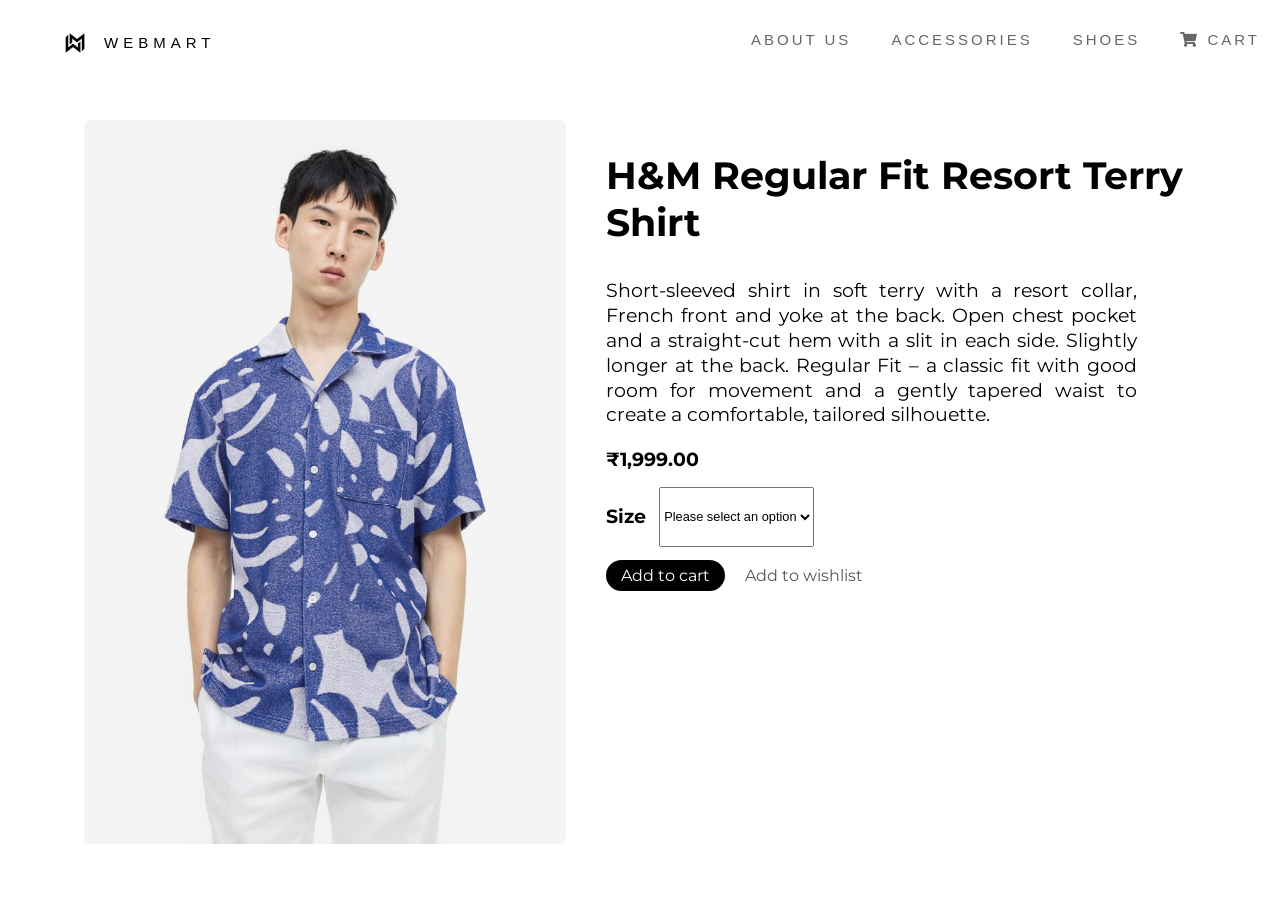
<file: HTML/info1.html>
<!DOCTYPE html>
<html lang="en">
  <head>
    <meta charset="UTF-8" />
    <meta name="viewport" content="width=device-width, initial-scale=1.0" />
    <link rel="shortcut icon" type="image/x-icon" href="../Images/logo.jpeg" />
    <meta http-equiv="X-UA-Compatible" content="ie=edge" />
    <title>Nike</title>
    <link rel="stylesheet" href="../css/info.css" />
    <link
      href="https://fonts.googleapis.com/css?family=Montserrat:400,700&display=swap"
      rel="stylesheet"
    />
    <link rel="stylesheet" href="../css/preloader.css" />
    <link
      rel="stylesheet"
      href="https://use.fontawesome.com/releases/v5.6.3/css/all.css"
      integrity="sha384-UHRtZLI+pbxtHCWp1t77Bi1L4ZtiqrqD80Kn4Z8NTSRyMA2Fd33n5dQ8lWUE00s/"
      crossorigin="anonymous"
    />
    <script src="https://ajax.googleapis.com/ajax/libs/jquery/2.2.4/jquery.min.js"></script>
    <script src="../js/preloader.js"></script>
    <link rel="stylesheet" href="../css/navbar.css" />
  </head>

  <body>
    <div class="se-pre-con"></div>
    <header>
      <nav>
        <ul>
          <li class="primary-nav">
            <img src="../Images/logo.jpeg" alt="logo" />
            <a href="../index.html">WEBMART</a>
          </li>
          <li class="secondary-nav">
            <a href="../HTML/checkout.html">
              <i class="fas fa-shopping-cart"></i> CART
            </a>
          </li>

          <li class="secondary-nav"><a href="../HTML/shoes.html">SHOES</a></li>
          <li class="secondary-nav"><a href="../HTML/acc.html">ACCESSORIES</a></li>
          <li class="secondary-nav">
            <a href="../HTML/about-us.html">ABOUT US</a>
          </li>
        </ul>
      </nav>
    </header>
    <section>
      <div class="row">
        <div class="col1">
          <img src="../Images/shirt3.jpeg" alt="" srcset="" />
        </div>
        <div class="col2">
          <h1>H&M Regular Fit Resort Terry Shirt</h1>
          <p>
            Short-sleeved shirt in soft terry with a resort collar, French front and yoke at the back. Open chest pocket and a straight-cut hem with a slit in each side. Slightly longer at the back. Regular Fit – a classic fit with good room for movement and a gently tapered waist to create a comfortable, tailored silhouette.
          </p>
          <h2>₹1,999.00</h2>
          <span>
            <h3>Size</h3>
            <select name="" id="">
              <option value="" selected disabled
                >Please select an option</option
              >
              <option value="">S</option>
              <option value="">M</option>
              <option value="">L</option>
              <option value="">XL</option>
              <option value="">XXL</option>
            </select>
          </span>
          <br />
          <br />
          <a class="button-cart" href="checkout.html">Add to cart</a> &nbsp;
          &nbsp;
          <a class="wishlist" href="">Add to wishlist</a>
        </div>
      </div>
    </section>
  </body>
</html>
</file>
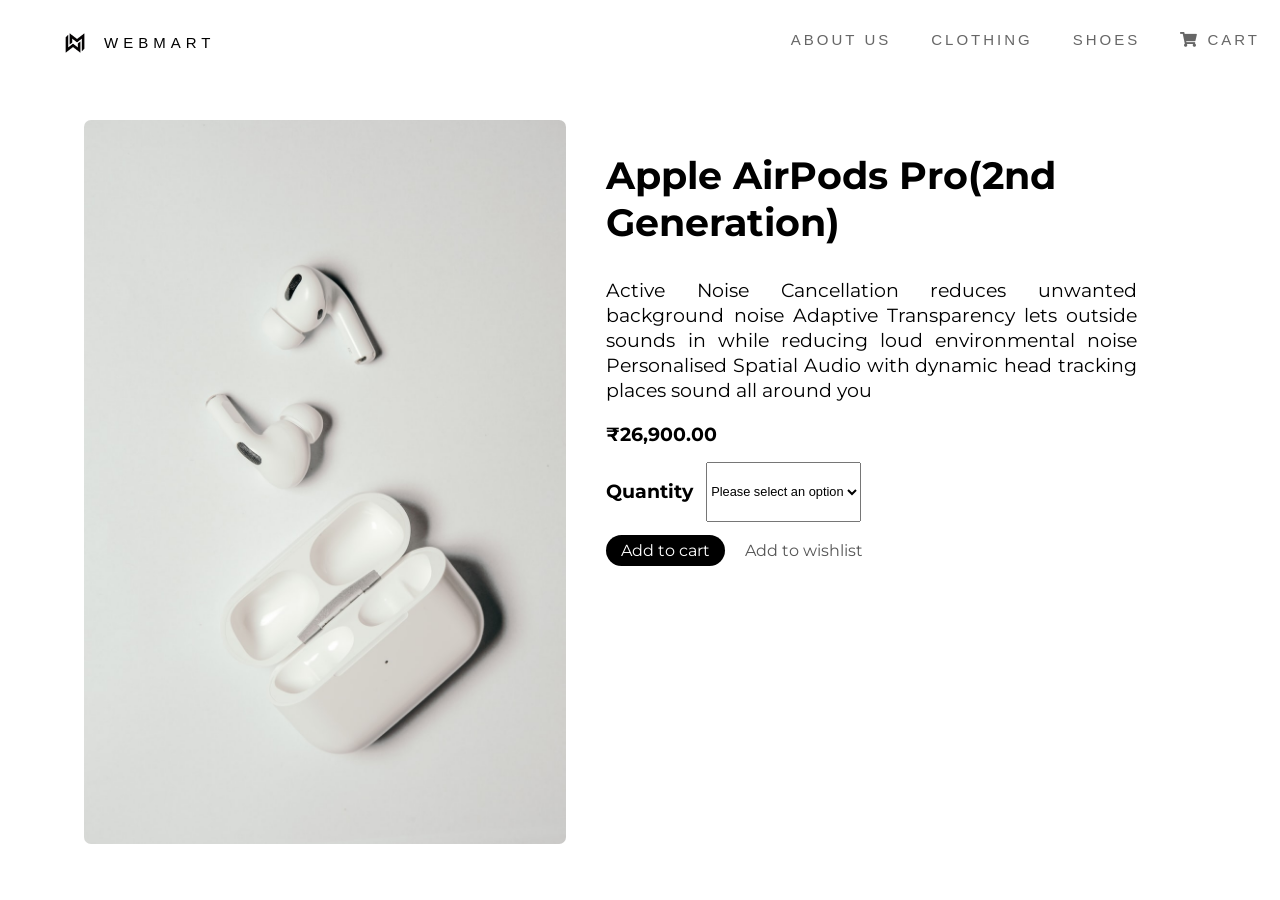
<file: HTML/info10.html>
<!DOCTYPE html>
<html lang="en">
  <head>
    <meta charset="UTF-8" />
    <meta name="viewport" content="width=device-width, initial-scale=1.0" />
    <link rel="shortcut icon" type="image/x-icon" href="../Images/logo.jpeg" />
    <meta http-equiv="X-UA-Compatible" content="ie=edge" />
    <title>Nike</title>
    <link rel="stylesheet" href="../css/info.css" />
    <link
      href="https://fonts.googleapis.com/css?family=Montserrat:400,700&display=swap"
      rel="stylesheet"
    />
    <link rel="stylesheet" href="../css/preloader.css" />
    <link
      rel="stylesheet"
      href="https://use.fontawesome.com/releases/v5.6.3/css/all.css"
      integrity="sha384-UHRtZLI+pbxtHCWp1t77Bi1L4ZtiqrqD80Kn4Z8NTSRyMA2Fd33n5dQ8lWUE00s/"
      crossorigin="anonymous"
    />
    <script src="https://ajax.googleapis.com/ajax/libs/jquery/2.2.4/jquery.min.js"></script>
    <script src="../js/preloader.js"></script>
    <link rel="stylesheet" href="../css/navbar.css" />
  </head>

  <body>
    <div class="se-pre-con"></div>
    <header>
      <nav>
        <ul>
          <li class="primary-nav">
            <img src="../Images/logo.jpeg" alt="logo" />
            <a href="../index.html">WEBMART</a>
          </li>
          <li class="secondary-nav">
            <a href="../HTML/checkout.html">
              <i class="fas fa-shopping-cart"></i> CART
            </a>
          </li>

          <li class="secondary-nav"><a href="../HTML/shoes.html">SHOES</a></li>
          <li class="secondary-nav"><a href="../HTML/clothing.html">CLOTHING</a></li>
          <li class="secondary-nav">
            <a href="../HTML/about-us.html">ABOUT US</a>
          </li>
        </ul>
      </nav>
    </header>
    <section>
      <div class="row">
        <div class="col1">
          <img src="../Images/airpods.jpeg" alt="" srcset="" />
        </div>
        <div class="col2">
          <h1>Apple AirPods Pro(2nd Generation)​​​​​​​</h1>
          <p>
            Active Noise Cancellation reduces unwanted background noise
            Adaptive Transparency lets outside sounds in while reducing loud environmental noise
            Personalised Spatial Audio with dynamic head tracking places sound all around you
          </p>
          <h2>₹26,900.00</h2>
          <span>
            <h3>Quantity</h3>
            <select name="" id="">
              <option value="" selected disabled
                >Please select an option</option
              >
              <option value="">1</option>
              <option value="">2</option>
              <option value="">3</option>
              <option value="">4</option>
              <option value="">5</option>
            </select>
          </span>
          <br />
          <br />
          <a class="button-cart" href="checkout.html">Add to cart</a> &nbsp;
          &nbsp;
          <a class="wishlist" href="">Add to wishlist</a>
        </div>
      </div>
    </section>
  </body>
</html>
</file>
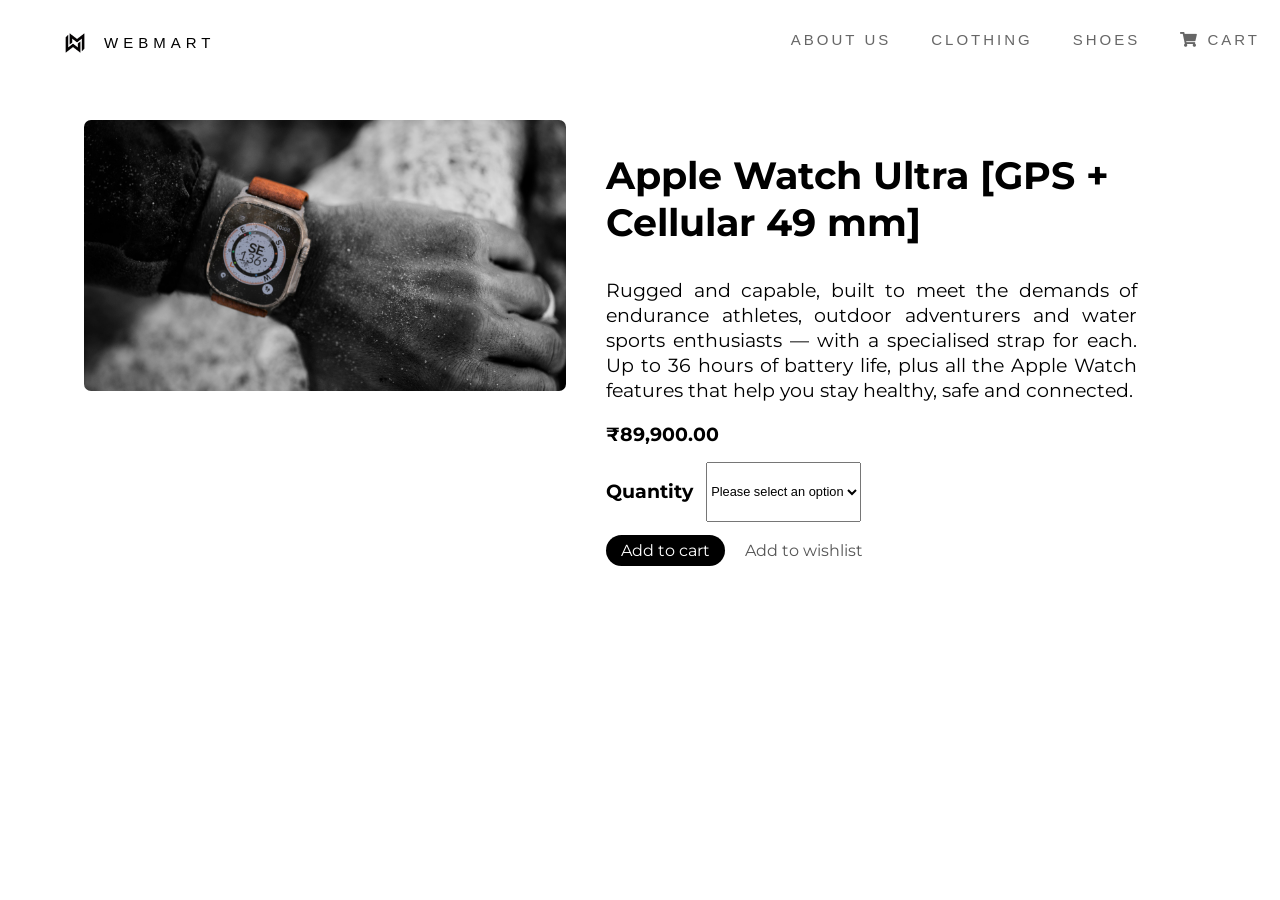
<file: HTML/info11.html>
<!DOCTYPE html>
<html lang="en">
  <head>
    <meta charset="UTF-8" />
    <meta name="viewport" content="width=device-width, initial-scale=1.0" />
    <link rel="shortcut icon" type="image/x-icon" href="../Images/logo.jpeg" />
    <meta http-equiv="X-UA-Compatible" content="ie=edge" />
    <title>Nike</title>
    <link rel="stylesheet" href="../css/info.css" />
    <link
      href="https://fonts.googleapis.com/css?family=Montserrat:400,700&display=swap"
      rel="stylesheet"
    />
    <link rel="stylesheet" href="../css/preloader.css" />
    <link
      rel="stylesheet"
      href="https://use.fontawesome.com/releases/v5.6.3/css/all.css"
      integrity="sha384-UHRtZLI+pbxtHCWp1t77Bi1L4ZtiqrqD80Kn4Z8NTSRyMA2Fd33n5dQ8lWUE00s/"
      crossorigin="anonymous"
    />
    <script src="https://ajax.googleapis.com/ajax/libs/jquery/2.2.4/jquery.min.js"></script>
    <script src="../js/preloader.js"></script>
    <link rel="stylesheet" href="../css/navbar.css" />
  </head>

  <body>
    <div class="se-pre-con"></div>
    <header>
      <nav>
        <ul>
          <li class="primary-nav">
            <img src="../Images/logo.jpeg" alt="logo" />
            <a href="../index.html">WEBMART</a>
          </li>
          <li class="secondary-nav">
            <a href="../HTML/checkout.html">
              <i class="fas fa-shopping-cart"></i> CART
            </a>
          </li>

          <li class="secondary-nav"><a href="../HTML/shoes.html">SHOES</a></li>
          <li class="secondary-nav"><a href="../HTML/clothing.html">CLOTHING</a></li>
          <li class="secondary-nav">
            <a href="../HTML/about-us.html">ABOUT US</a>
          </li>
        </ul>
      </nav>
    </header>
    <section>
      <div class="row">
        <div class="col1">
          <img src="../Images/applewatch.jpg" alt="" srcset="" />
        </div>
        <div class="col2">
          <h1>Apple Watch Ultra [GPS + Cellular 49 mm]​​​​​​​</h1>
          <p>
            Rugged and capable, built to meet the demands of endurance athletes, outdoor adventurers and water sports enthusiasts — with a specialised strap for each. Up to 36 hours of battery life, plus all the Apple Watch features that help you stay healthy, safe and connected.
          </p>
          <h2>₹89,900.00</h2>
          <span>
            <h3>Quantity</h3>
            <select name="" id="">
              <option value="" selected disabled
                >Please select an option</option
              >
              <option value="">1</option>
              <option value="">2</option>
              <option value="">3</option>
              <option value="">4</option>
              <option value="">5</option>
            </select>
          </span>
          <br />
          <br />
          <a class="button-cart" href="checkout.html">Add to cart</a> &nbsp;
          &nbsp;
          <a class="wishlist" href="">Add to wishlist</a>
        </div>
      </div>
    </section>
  </body>
</html>
</file>
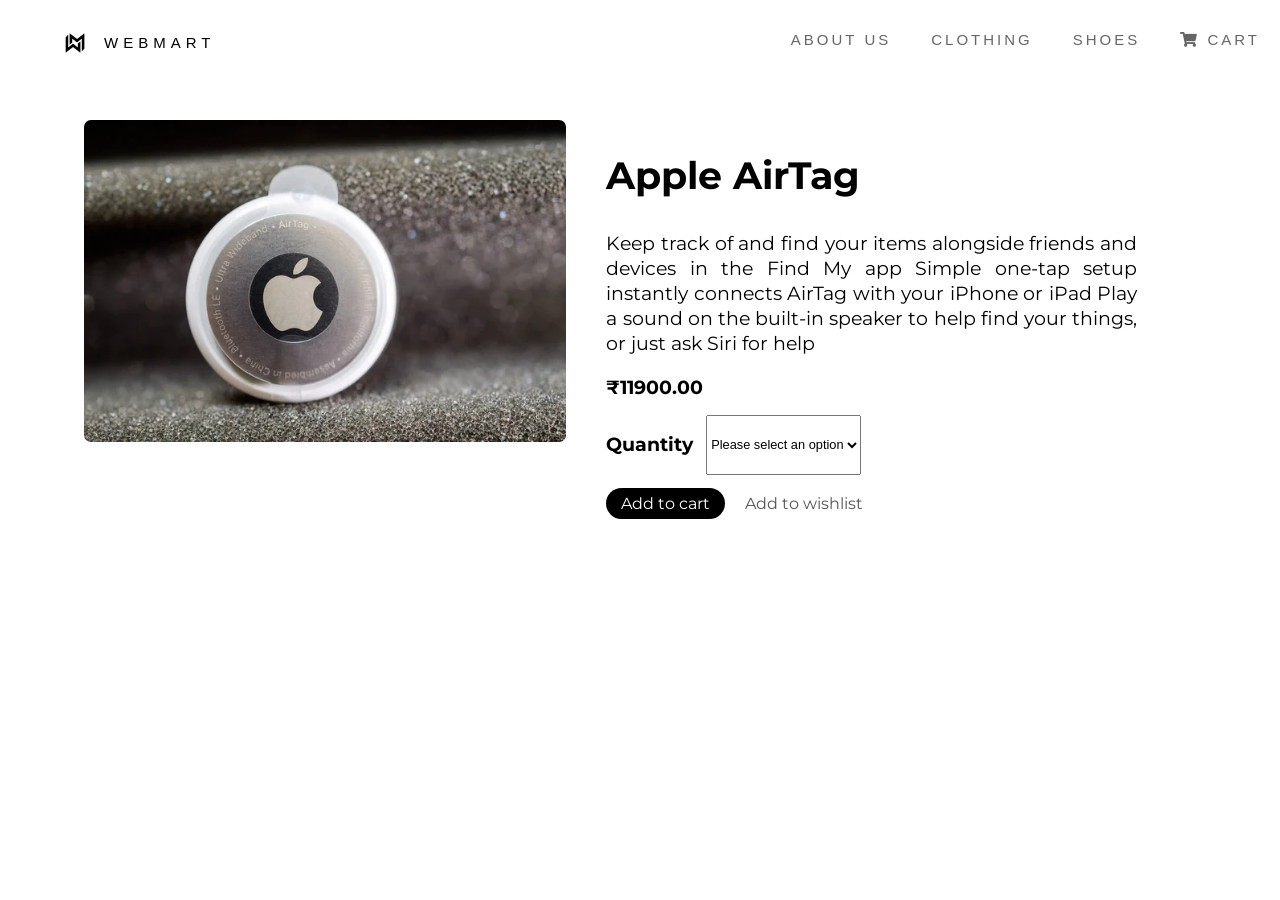
<file: HTML/info12.html>
<!DOCTYPE html>
<html lang="en">
  <head>
    <meta charset="UTF-8" />
    <meta name="viewport" content="width=device-width, initial-scale=1.0" />
    <link rel="shortcut icon" type="image/x-icon" href="../Images/logo.jpeg" />
    <meta http-equiv="X-UA-Compatible" content="ie=edge" />
    <title>Nike</title>
    <link rel="stylesheet" href="../css/info.css" />
    <link
      href="https://fonts.googleapis.com/css?family=Montserrat:400,700&display=swap"
      rel="stylesheet"
    />
    <link rel="stylesheet" href="../css/preloader.css" />
    <link
      rel="stylesheet"
      href="https://use.fontawesome.com/releases/v5.6.3/css/all.css"
      integrity="sha384-UHRtZLI+pbxtHCWp1t77Bi1L4ZtiqrqD80Kn4Z8NTSRyMA2Fd33n5dQ8lWUE00s/"
      crossorigin="anonymous"
    />
    <script src="https://ajax.googleapis.com/ajax/libs/jquery/2.2.4/jquery.min.js"></script>
    <script src="../js/preloader.js"></script>
    <link rel="stylesheet" href="../css/navbar.css" />
  </head>

  <body>
    <div class="se-pre-con"></div>
    <header>
      <nav>
        <ul>
          <li class="primary-nav">
            <img src="../Images/logo.jpeg" alt="logo" />
            <a href="../index.html">WEBMART</a>
          </li>
          <li class="secondary-nav">
            <a href="../HTML/checkout.html">
              <i class="fas fa-shopping-cart"></i> CART
            </a>
          </li>

          <li class="secondary-nav"><a href="../HTML/shoes.html">SHOES</a></li>
          <li class="secondary-nav"><a href="../HTML/clothing.html">CLOTHING</a></li>
          <li class="secondary-nav">
            <a href="../HTML/about-us.html">ABOUT US</a>
          </li>
        </ul>
      </nav>
    </header>
    <section>
      <div class="row">
        <div class="col1">
          <img src="../Images/airtag.jpg" alt="" srcset="" />
        </div>
        <div class="col2">
          <h1>Apple AirTag​​​​​​​</h1>
          <p>
            Keep track of and find your items alongside friends and devices in the Find My app
            Simple one-tap setup instantly connects AirTag with your iPhone or iPad
            Play a sound on the built-in speaker to help find your things, or just ask Siri for help
          </p>
          <h2>₹11900.00</h2>
          <span>
            <h3>Quantity</h3>
            <select name="" id="">
              <option value="" selected disabled
                >Please select an option</option
              >
              <option value="">1</option>
              <option value="">2</option>
              <option value="">3</option>
              <option value="">4</option>
              <option value="">5</option>
            </select>
          </span>
          <br />
          <br />
          <a class="button-cart" href="checkout.html">Add to cart</a> &nbsp;
          &nbsp;
          <a class="wishlist" href="">Add to wishlist</a>
        </div>
      </div>
    </section>
  </body>
</html>
</file>
<file: style.css>
body, html {
  height: 100%;
  margin: 0;
  font-family: "Montserrat";
  max-width: 100%;
  overflow-x: hidden;
}

header {
  position: relative;
  opacity: 1;
  background-size: cover;
  background-position: top center;
  background-repeat: no-repeat;
  background-image: url("Images/nike-bg-6.gif");
  background-attachment: fixed;
  width: 100%;
  height: 80%;
}

@media (max-width: 600px) {
  header {
    background-image: url("Images/nike-bg-5.gif");
    background-attachment: scroll;
  }
}

.pxtext {
  position: absolute;
  top: 55%;
  width: 100%;
  padding-left: 0%;
  left: 20px;
}

.border {
  color: white;
  margin: 0;
  font-size: 10vh;
  font-family: "Montserrat";
  font-weight: 700;
  letter-spacing: 1px;
  color: black;
}

.border>p {
  text-shadow: 0px 1px 2px rgba(0, 0, 0, 0.6);
}

.pxtext>p>a {
  background-color: black;
  text-align: center;
  color: white;
  border-radius: 16px;
  padding: 10px 10px 10px 10px;
  margin-bottom: 10px;
  text-decoration: none;
  box-shadow: 1px 1px 5px rgba(0, 0, 0, 0.6);
  transition: .5s ease;
}

.pxtext>p>a:hover {
  background-color: #cb4335;
  box-shadow: 1px 1px 5px rgba(203, 67, 53, 0.6);
  font-size: 20px;
  transition: .5s;
}

.row {
  display: flex;
  flex-direction: row;
}

.col {
  width: 50%;
  padding: 40px 20px 40px 20px;
}

.overlay-image {
  position: relative;
  width: 100%;
  box-shadow: 1px 1px 5px rgba(0, 0, 0, 0.6);
  border-radius: 7px;
}

/* Original image */

.overlay-image .image {
  display: block;
  width: 100%;
  height: 100%;
  border-radius: 7px;
  object-fit: cover;
}

/* Original text overlay */

.overlay-image .text {
  color: #fff;
  font-size: 5vw;
  line-height: 1.5em;
  font-weight: bold;
  text-shadow: 2px 2px 2px #000;
  text-align: center;
  position: absolute;
  top: 50%;
  left: 50%;
  transform: translate(-50%, -50%);
  width: 100%;
}

.overlay-image .hover {
  position: absolute;
  top: 0;
  height: 100%;
  width: 100%;
  opacity: 0;
  transition: 0.5s ease;
}

/* New overlay appearance on hover */

.overlay-image:hover .hover {
  opacity: 1;
}

.overlay-image .normal {
  transition: 0.5s ease;
}

.overlay-image:hover .normal {
  opacity: 0;
}

.overlay-image .hover {
  background-color: rgba(0, 0, 0, 0.5);
}

#about-us {
  margin: 0 10% 0 10%;
}

section h1 {
  font-size: 40px;
  text-align: center;
}

section p {
  color: #000;
  font-size: 1.2vw;
  line-height: 1.25em;
  padding: 0 0 1em 0;
  text-align: justify;
}

.foot {
  margin: 0 10% 0 10%;
}

footer {
  background-color: #1b212b;
  color: white;
}

.col>ul>li>a {
  color: white;
  text-decoration: none;
}

.col>ul>li {
  list-style-type: none;
}

.col>ul>li>a:hover {
  color: brown;
}

.col>ul {
  margin: 0;
  padding: 0;
}

a {
  color: cadetblue;
  text-decoration: none;
}

#footer-social {
  margin: 0;
  padding: 0;
}

.foot-icons {
  margin: 0 30% 0 30%;
}

.foot-icons>li {
  margin: 10px auto;
  padding-bottom: 40px;
  padding-top: 20px;
}

.foot-icons>li>a>i {
  color: white;
  transition: .2s ease;
  transition-timing-function: initial;
}

.foot-icons>li>a>i:hover {
  color: #38A1F3;
  text-shadow: 1px 1px 10px rgba(0, 0, 0, 0.6);
  font-size: 70px;
  transition: .2s ease-out;
}

figcaption {
  text-align: center;
  color: #000;
  font-weight: bold;
  font-size: 20px;
}

.item>a>img {
  box-shadow: 1px 1px 10px rgba(0, 0, 0, 0.6);
  border-radius: 7px;
}

.item:hover {
  filter: brightness(50%);
  transition: .5s ease;
}
</file>
<file: css/navbar.css>
nav>ul>li {
    display: inline-block;
    /* animation-delay: 1500ms; */
  }
  
  nav {
    position: fixed;
    top: 0;
    width: 100%;
    z-index: 1;
    background-color: white;
    overflow: auto;
    padding: 10px 30px 20px 10px;
    /* animation-delay: 1500ms; */
  }
  
  .primary-nav {
    float: left;
    /* text-align: justify; */
    font-size: 15px;
    position: relative;
    top:-8px;
    padding-top: 0px;
    padding-bottom: 0px;
    /* animation-delay: 1500ms; */
    
  }
  
  .primary-nav>a {
    /* font-size:15px; */
    letter-spacing: 5px;
    position: relative;
    
    top: -20px;
    /* animation-delay: 1500ms; */
   
    

    
  }
  
  .primary-nav>img {
    
    width: 50px;
    /* animation-delay: 1500ms; */
  }
  
  .secondary-nav>a {
    letter-spacing: 1px;
    color: rgba(0, 0, 0, 0.6);
    font-size: 15px;
    letter-spacing: 3px;
    padding-right: 20px;
    animation-delay: 1500ms;
  }
  
  .secondary-nav {
    float: right;
    margin-right: 10px;
    margin-left: 10px;
    font-size: 20px;
    animation-delay: 1500ms;
  }
  
  nav>ul>li>a {
    color: black;
    font-family: helvetica;
    text-decoration: none;
  }
  
  nav>ul>li>a:hover {
    color: #cb4335;
    transition: .7s ease;
  }
</file>
<file: css/preloader.css>
.no-js #loader {
    display: none;
    animation-delay: 1500ms;
}

.js #loader {
    display: block;
    position: absolute;
    left: 100px;
    top: 0;
    animation-delay: 1500ms;
}

.se-pre-con {
    position: fixed;
    left: 0px;
    top: 0px;
    width: 100%;
    height: 100%;
    z-index: 9999;
    background: url(https://j2n9a3i8.stackpathcdn.com/wp-content/uploads/2014/08/Preloader_11.gif) center no-repeat white;
    animation-delay: 1500ms;
}
</file>
<file: css/shoes.css>
html {
  margin: 0;
  padding: 0;
  max-width: 100%;
  font-family: "Montserrat";
  background-color: whitesmoke;
  overflow-x: hidden;
}

nav {
  position: relative !important;
  overflow: auto;
  background-color: whitesmoke !important;
}

.items {
  margin: 0 10% 0 10%;
  display: inline-block;
}

.row {
  display: flex;
  flex-direction: row;
}

.col {
  width: 10%;
  margin-right: 40px;
  background: whitesmoke;
  padding: 30px;
  position: fixed;
  left: 0px;
  top: 100px;
}

.col2 {
  padding-left: 100px;
}

section h1 {
  font-size: 50px;
  text-align: center;
}

.header-img {
  width: 100%;
  height: 20em;
  object-fit: cover;
}

img {
  border-radius: 10px;
}

.card {
  max-width: 300px;
  margin: 15px;
  
}

.card>h3 {
  margin: 0;
  padding: 0;
}

.card>p {
  margin: 0;
  padding: 5px;
  font-size: 15px;
}

.price {
  color: grey;
  font-size: 20px;
}

.items2 {
  display: inline-flex;
  flex-direction: row;
  flex-wrap: wrap;
  justify-content: center;
}

.card a {
  padding: 6px 15px 6px 15px;
  color: white;
  background-color: #000;
  cursor: pointer;
  width: 100%;
  font-size: 16px;
  border-radius: 16px;
  text-decoration: none;
}

.card a:hover {
  background-color: white;
  color: #000;
  border: 1px solid black;
}

.card>img {
  height: 200px;
  object-fit: cover;
}

input {
  margin-bottom: 10px;
}

@media (max-width: 1400px) {
  .card {
    max-width: 250px;
  }
}

@media (max-width: 768px) {
  .row {
    flex-direction: column;
  }
  .col {
    position: initial;
    width: initial;
    margin: 0 0 20px 0;
    padding: 20px;
  }
  .items {
    margin: 0;
    padding: 0;
  }
  .col2 {
    padding: 0;
  }
}
</file>
<file: css/checkout.css>
body, html {
    height: 100%;
    margin: 0;
    font-family: 'Montserrat';
    max-width: 100%;
}

nav>ul>li {
    display: inline-block;
}

nav {
    background-color: white;
    overflow: auto;
    padding: 10px 10px 20px 10px;
    margin: 10 10 10 10;
}

nav::after {
    content: "";
    clear: both;
    display: table;
}

.primary-nav {
    float: left;
    font-size: 20px;
}

.primary-nav>a {
    letter-spacing: 5px;
}

.primary-nav>img {
    width: 30px;
}

.secondary-nav>a {
    letter-spacing: 1px;
    color: rgba(0, 0, 0, .6);
    font-size: 15px;
    letter-spacing: 3px;
}

.secondary-nav {
    float: right;
    margin-right: 10px;
    margin-left: 10px;
    font-size: 20px;
}

nav>ul>li>a {
    color: black;
    font-family: helvetica;
    text-decoration: none;
}

nav>ul>li>a:hover {
    color: #CB4335;
}

section>h1 {
    font-size: 60px;
    margin: 20px 0 0 35px;
}

.row {
    display: flex;
    margin: 0 60px 0 60px;
}

.row>.column {
    width: 70%
}

.row>.column2 {
    width: 30%
}

.cart-item {
    margin: 0 0 10px 0;
    display: flex;
    flex-direction: row;
    flex-wrap: wrap;
    justify-content: space-around;
}

img {
    width: 10%;
}

input {
    font-weight: bold;
    text-align: center;
    background: rgb(36, 35, 35);
    color: white;
    font-size: 20px;
    height: 25px;
    margin: 16px 0;
    border: 0px;
    border-radius: 4px;
}

.row1 {
    display: flex;
    flex-direction: row;
    justify-content: space-between;
    margin-right: 30%;
}

.wrapper {
    display: flex;
    flex-direction: column;
}

.buttons {
    display: flex;
    flex-direction: column;
}

.buttons>a {
    text-decoration: none;
}

.button-checkout {
    border: 1px solid black;
    background-color: black;
    text-align: center;
    color: white;
    border-radius: 16px;
    padding: 10px 0 10px 0;
    margin-bottom: 10px;
}

.cancel {
    color: black;
}

.button-checkout:hover {
    color: black;
    background-color: white;
}

.remove {
    background: none;
    border: none;
    height: auto;
}

.remove:hover {
    color: #CB4335;
}
</file>
<file: css/info.css>
body, html {
    height: 100%;
    margin: 0;
    font-family: 'Montserrat';
    overflow-x: hidden;
}

nav {
    position: relative !important;
}

section {
    margin: 0 5% 0 5%;
}

.row {
    display: flex;
    flex-direction: row;
}

.row>.col2 {
    width: 55%
}

.row>.col1 {
    width: 45%;
    text-align: right;
}

.col1>img {
    max-width: 100%;
    height: auto;
    border-radius: 7px;
}

.row>div {
    margin: 20px;
}

.col2>h1 {
    font-size: 3vw;
}

.col2>p {
    margin-right: 10%;
    text-align: justify;
    font-size: 1.5vw;
    line-height: 1.3em;
}

select {
    font-size: 1vw;
    width: auto;
    margin-left: 1em;
}

span {
    display: inline-flex;
    padding: 0;
}

h2 {
    font-size: 1.5vw;
}

.button-cart {
    padding: 6px 15px 6px 15px;
    color: white;
    background-color: #000;
    cursor: pointer;
    font-size: 16px;
    border-radius: 16px;
    text-decoration: none;
}

.button-cart:hover {
    background-color: white;
    color: #000;
    border: 1px solid black;
}

.wishlist {
    text-decoration: none;
    color: #555555;
}

.wishlist:hover {
    color: #000;
}

video {
    box-shadow: 1px 1px 10px rgba(0, 0, 0, 0.6);
    border-radius: 10px;
}

video:focus {
    outline: none;
}
</file>
